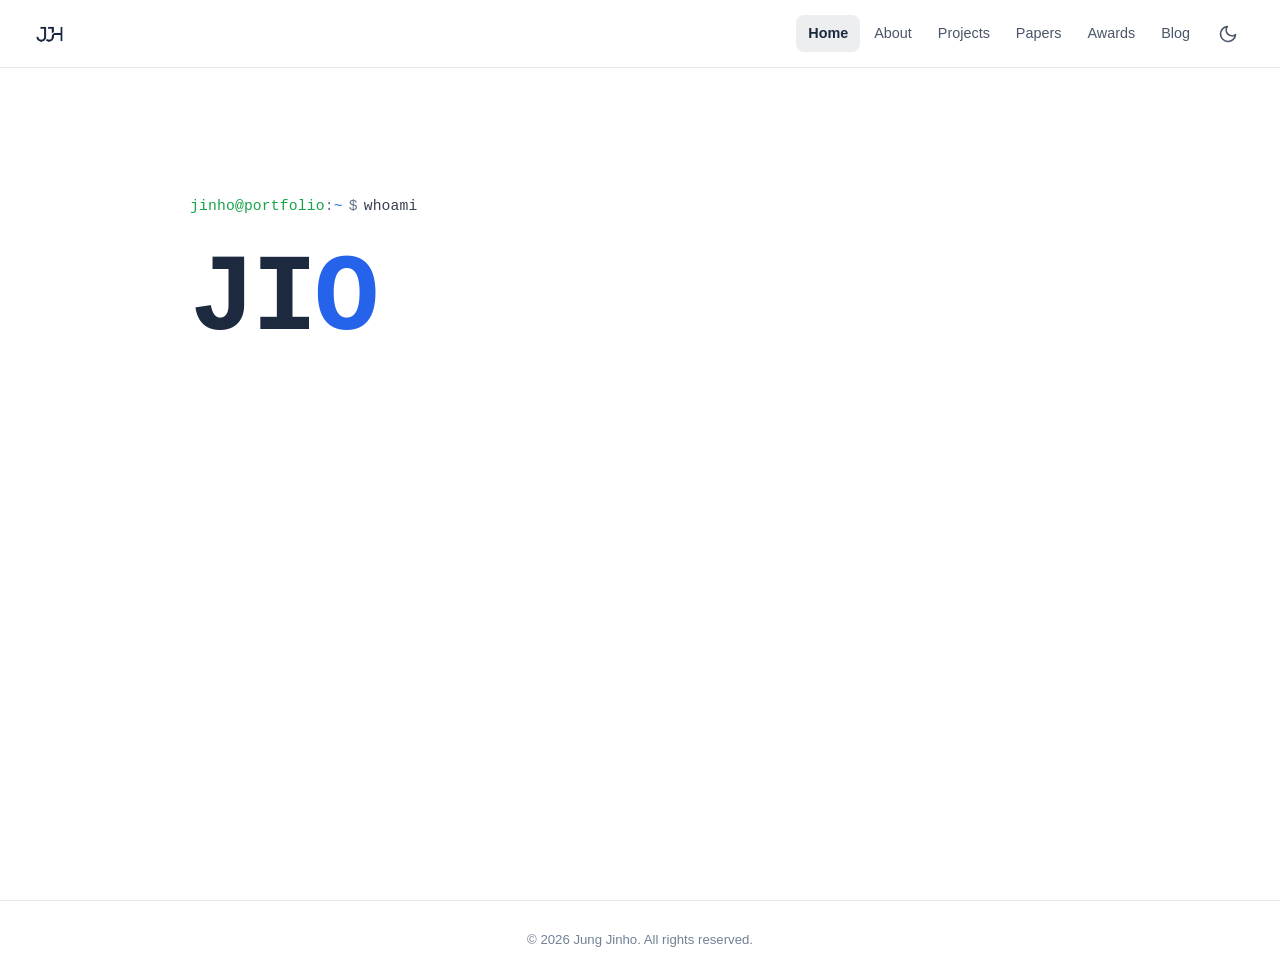
<file: index.html>
<!DOCTYPE html>
<html lang="ko">
<head>
  <meta charset="UTF-8" />
  <meta name="viewport" content="width=device-width, initial-scale=1.0" />
  <title>Jung Jinho — Security Researcher &amp; Developer</title>
  <meta name="description" content="Jung Jinho (정진호) — Security Researcher &amp; Developer. 중부대학교 정보보호학과 졸업, 고려대학교 금융보안연구실 인턴, KISA Best of the Best(BoB) 14기 수료. ZKP, 딥보이스 탐지, Qshing 피싱 차단, 양자내성암호(PQC) 연구.">
  <meta name="keywords" content="Jung Jinho, 정진호, security researcher, 보안 연구원, 정보보호, 중부대학교, 고려대학교, KISA, Best of the Best, BoB, ZKP, 영지식증명, 딥보이스, deepvoice detection, Qshing, 피싱 탐지, 양자내성암호, PQC, Non-PQC, 머신러닝, XGBoost, Python, C, C++, AWS, Docker, 금융보안, 침해사고대응, 정보보안, 암호">
  <meta name="author" content="Jung Jinho">
  <meta name="robots" content="index, follow">
  <link rel="canonical" href="https://zinh00.github.io/">
  <!-- Open Graph -->
  <meta property="og:type" content="website">
  <meta property="og:title" content="Jung Jinho — Security Researcher &amp; Developer">
  <meta property="og:description" content="Jung Jinho (정진호) — Security Researcher &amp; Developer. 중부대학교 정보보호학과 졸업, 고려대학교 금융보안연구실 인턴, KISA Best of the Best(BoB) 14기 수료.">
  <meta property="og:url" content="https://zinh00.github.io/">
  <meta property="og:site_name" content="Jung Jinho Portfolio">
  <meta property="og:image" content="https://zinh00.github.io/profile/jinho.png">
  <!-- Twitter Card -->
  <meta name="twitter:card" content="summary">
  <meta name="twitter:title" content="Jung Jinho — Security Researcher &amp; Developer">
  <meta name="twitter:description" content="Jung Jinho (정진호) — Security Researcher &amp; Developer. 중부대학교 정보보호학과 졸업, 고려대학교 금융보안연구실 인턴, KISA Best of the Best(BoB) 14기 수료.">
  <meta name="twitter:image" content="https://zinh00.github.io/profile/jinho.png">
  <!-- JSON-LD Structured Data -->
  <script type="application/ld+json">
  {
    "@context": "https://schema.org",
    "@graph": [
      {
        "@type": "Person",
        "@id": "https://zinh00.github.io/#person",
        "name": "Jung Jinho",
        "alternateName": "정진호",
        "url": "https://zinh00.github.io",
        "email": "jinho01062@gmail.com",
        "sameAs": ["https://github.com/ZINH00"],
        "jobTitle": "Security Researcher",
        "description": "보안 연구원 및 개발자. 중부대학교 정보보호학과 졸업, 고려대학교 정보보호대학원 금융보안연구실 인턴, KISA Best of the Best(BoB) 14기 보안제품개발 트랙 수료.",
        "alumniOf": {
          "@type": "CollegeOrUniversity",
          "name": "중부대학교",
          "alternateName": "Joongbu University",
          "department": "정보보호학과"
        },
        "affiliation": {
          "@type": "Organization",
          "name": "고려대학교 정보보호대학원 금융보안연구실",
          "alternateName": "Korea University Graduate School of Information Security, Financial Security Lab"
        },
        "address": {
          "@type": "PostalAddress",
          "addressLocality": "Seoul",
          "addressCountry": "KR"
        },
        "knowsAbout": [
          "정보보안", "보안 연구", "딥보이스 탐지", "deepvoice detection",
          "피싱 탐지", "Qshing", "ZKP", "영지식증명", "양자내성암호", "PQC",
          "Non-PQC 탐지", "머신러닝", "XGBoost", "LLM",
          "Python", "C", "C++", "MongoDB", "MySQL", "AWS", "Docker", "Linux"
        ]
      },
      {
        "@type": "WebSite",
        "@id": "https://zinh00.github.io/#website",
        "url": "https://zinh00.github.io",
        "name": "Jung Jinho Portfolio",
        "description": "Jung Jinho (정진호) 포트폴리오 웹사이트",
        "author": {"@id": "https://zinh00.github.io/#person"}
      }
    ]
  }
  </script>
  <link rel="icon" href="logo/jjh_logo_02.png">
  <link rel="stylesheet" href="css/style.css?v=1778048543">
  <style>
    /* ─────────────────────────────
       Homepage — Terminal Hero (Theme-aware)
    ───────────────────────────── */

    /* ── Light mode (default) ── */
    body.page-home {
      background-color: var(--color-bg);
    }
    body.page-home .navbar {
      background-color: rgba(255, 255, 255, 0.9);
      border-bottom-color: var(--color-border);
      backdrop-filter: blur(14px);
    }
    body.page-home .nav-link {
      color: var(--color-text-secondary);
    }
    body.page-home .nav-link:hover,
    body.page-home .nav-link.active {
      color: var(--color-text);
    }
    body.page-home .theme-toggle,
    body.page-home .nav-menu-btn {
      color: var(--color-text-secondary);
    }
    body.page-home .mobile-nav {
      background-color: var(--color-bg);
      border-top: 1px solid var(--color-border);
    }
    body.page-home footer {
      background-color: var(--color-bg);
      border-top: 1px solid var(--color-border);
    }
    body.page-home .footer-text {
      color: var(--color-text-muted);
    }

    /* ── Dark mode overrides ── */
    [data-theme="dark"] body.page-home {
      background-color: #060E1A;
    }
    [data-theme="dark"] body.page-home .navbar {
      background-color: rgba(6, 14, 26, 0.82);
      border-bottom-color: #1E3A5F;
    }
    [data-theme="dark"] body.page-home .nav-link {
      color: #64748B;
    }
    [data-theme="dark"] body.page-home .nav-link:hover,
    [data-theme="dark"] body.page-home .nav-link.active {
      color: #E2E8F0;
    }
    [data-theme="dark"] body.page-home .theme-toggle,
    [data-theme="dark"] body.page-home .nav-menu-btn {
      color: #64748B;
    }
    [data-theme="dark"] body.page-home .mobile-nav {
      background-color: #0A1628;
      border-top: 1px solid #1E3A5F;
    }
    [data-theme="dark"] body.page-home footer {
      background-color: #060E1A;
      border-top: 1px solid #0F2040;
    }
    [data-theme="dark"] body.page-home .footer-text {
      color: #1E3A5F;
    }

    /* ── Terminal Hero Layout ── */
    .term-hero {
      min-height: 100vh;
      display: flex;
      align-items: center;
      justify-content: center;
      padding: calc(var(--navbar-height) + 40px) 32px 80px;
    }
    .term-content {
      width: 100%;
      max-width: 900px;
      font-family: 'SFMono-Regular', Consolas, 'Liberation Mono', Menlo, Courier, monospace;
    }

    /* ── Prompt lines ── */
    .term-prompt {
      display: flex;
      align-items: center;
      gap: 0;
      font-size: 0.92rem;
      margin-bottom: 24px;
      letter-spacing: 0.01em;
    }
    .t-user { color: #16A34A; }
    .t-sep  { color: #64748B; }
    .t-path { color: #2563EB; }
    .t-sym  { color: #64748B; padding: 0 6px; }
    .t-cmd  { color: #374151; }

    [data-theme="dark"] .t-user { color: #4ADE80; }
    [data-theme="dark"] .t-sep  { color: #4A6FA5; }
    [data-theme="dark"] .t-path { color: #60A5FA; }
    [data-theme="dark"] .t-sym  { color: #4A6FA5; }
    [data-theme="dark"] .t-cmd  { color: #CBD5E1; }

    /* ── Scramble title ── */
    .term-title-block {
      margin-bottom: 36px;
      line-height: 1.05;
    }
    .term-title-line {
      display: block;
      font-size: clamp(3.2rem, 8.5vw, 7.2rem);
      font-weight: 800;
      letter-spacing: -0.03em;
      min-height: 1.1em;
      font-family: 'SFMono-Regular', Consolas, 'Liberation Mono', Menlo, Courier, monospace;
    }

    /* Scramble char states */
    .sc-pending  { color: transparent; }
    .sc-spinning { color: #2563EB; }
    .sc-done     { color: #1C293F; }

    [data-theme="dark"] .sc-done { color: #F1F5F9; }

    /* ── Tagline ── */
    .term-tagline {
      font-size: 0.95rem;
      color: #64748B;
      margin-bottom: 44px;
      letter-spacing: 0.04em;
      display: flex;
      align-items: center;
      gap: 8px;
    }
    .term-tagline .t-arrow { color: #16A34A; }

    [data-theme="dark"] .term-tagline { color: #475569; }
    [data-theme="dark"] .term-tagline .t-arrow { color: #4ADE80; }

    /* ── ls nav block ── */
    .term-nav-block { margin-bottom: 44px; }
    .term-nav-prompt {
      font-size: 0.88rem;
      margin-bottom: 14px;
    }
    .term-nav-links {
      display: flex;
      flex-wrap: wrap;
      gap: 10px;
    }
    .term-nav-link {
      display: inline-block;
      padding: 7px 18px;
      border: 1px solid #CBD5E1;
      border-radius: 4px;
      color: #2563EB;
      font-family: 'SFMono-Regular', Consolas, 'Liberation Mono', Menlo, Courier, monospace;
      font-size: 0.85rem;
      text-decoration: none;
      transition: border-color 0.2s, color 0.2s, background-color 0.2s;
    }
    .term-nav-link:hover {
      border-color: #2563EB;
      color: #1C293F;
      background-color: rgba(37, 99, 235, 0.06);
    }

    [data-theme="dark"] .term-nav-link {
      border-color: #1E3A5F;
      color: #60A5FA;
    }
    [data-theme="dark"] .term-nav-link:hover {
      border-color: #3B82F6;
      color: #E2E8F0;
      background-color: rgba(59, 130, 246, 0.08);
    }

    /* ── Blinking cursor ── */
    .term-cursor-line {
      font-size: 0.92rem;
      display: flex;
      align-items: center;
    }
    .term-cursor {
      color: #16A34A;
      animation: cur-blink 1s step-end infinite;
      margin-left: 2px;
    }

    [data-theme="dark"] .term-cursor { color: #4ADE80; }

    @keyframes cur-blink { 50% { opacity: 0; } }

    /* ── Fade-in helper ── */
    .t-hidden { opacity: 0; }
    .t-fade   { transition: opacity 0.5s ease; }

    @media (max-width: 640px) {
      .term-hero { padding-left: 20px; padding-right: 20px; }
      .term-title-line { font-size: clamp(2.4rem, 13vw, 3.5rem); }
    }
  </style>
</head>
<body class="page-home">

  <!-- ── Navigation ── -->
  <nav class="navbar" role="navigation" aria-label="Main navigation">
    <div class="navbar-inner">
      <a href="index.html" class="nav-logo" aria-label="Home">
        <img src="logo/jjh_logo_03.png" alt="Logo" class="logo-img">
      </a>
      <div class="nav-right">
        <div class="nav-links">
          <a href="index.html"    class="nav-link">Home</a>
          <a href="about.html"   class="nav-link">About</a>
          <a href="projects.html" class="nav-link">Projects</a>
          <a href="papers.html"  class="nav-link">Papers</a>
          <a href="awards.html"  class="nav-link">Awards</a>
          <a href="blog.html"    class="nav-link">Blog</a>
        </div>
        <div class="nav-actions">
          <button id="theme-toggle" class="theme-toggle" aria-label="Toggle dark mode" title="테마 전환"></button>
          <button id="mobile-menu-btn" class="nav-menu-btn" aria-label="Open menu" aria-expanded="false">
            <svg xmlns="http://www.w3.org/2000/svg" width="22" height="22" viewBox="0 0 24 24" fill="none"
              stroke="currentColor" stroke-width="2" stroke-linecap="round" stroke-linejoin="round">
              <line x1="3" y1="6" x2="21" y2="6"/>
              <line x1="3" y1="12" x2="21" y2="12"/>
              <line x1="3" y1="18" x2="21" y2="18"/>
            </svg>
          </button>
        </div>
      </div>
    </div>
  </nav>
  <div id="mobile-nav" class="mobile-nav">
    <a href="index.html"    class="nav-link">Home</a>
    <a href="about.html"   class="nav-link">About</a>
    <a href="projects.html" class="nav-link">Projects</a>
    <a href="papers.html"  class="nav-link">Papers</a>
    <a href="awards.html"  class="nav-link">Awards</a>
    <a href="blog.html"    class="nav-link">Blog</a>
  </div>

  <!-- ── Terminal Hero ── -->
  <main class="term-hero">
    <div class="term-content">

      <!-- $ whoami -->
      <div class="term-prompt">
        <span class="t-user">jinho@portfolio</span>
        <span class="t-sep">:</span>
        <span class="t-path">~</span>
        <span class="t-sym">$</span>
        <span class="t-cmd">whoami</span>
      </div>

      <!-- Scramble title -->
      <div class="term-title-block">
        <span class="term-title-line" id="scramble-1"></span>
        <span class="term-title-line" id="scramble-2"></span>
      </div>

      <!-- Tagline -->
      <p class="term-tagline t-hidden t-fade" id="el-tagline">
        <span class="t-arrow">▸</span>
        Security Researcher &amp; Developer
      </p>

      <!-- $ ls ./pages/ -->
      <div class="term-nav-block t-hidden t-fade" id="el-nav">
        <div class="term-prompt term-nav-prompt">
          <span class="t-user">jinho@portfolio</span>
          <span class="t-sep">:</span>
          <span class="t-path">~</span>
          <span class="t-sym">$</span>
          <span class="t-cmd">ls ./pages/</span>
        </div>
        <div class="term-nav-links">
          <a href="about.html"    class="term-nav-link">about.html</a>
          <a href="projects.html" class="term-nav-link">projects.html</a>
          <a href="papers.html"   class="term-nav-link">papers.html</a>
          <a href="awards.html"   class="term-nav-link">awards.html</a>
          <a href="blog.html"     class="term-nav-link">blog.html</a>
        </div>
      </div>

      <!-- blinking cursor -->
      <div class="term-cursor-line t-hidden t-fade" id="el-cursor">
        <div class="term-prompt" style="margin-bottom:0">
          <span class="t-user">jinho@portfolio</span>
          <span class="t-sep">:</span>
          <span class="t-path">~</span>
          <span class="t-sym">$</span>
        </div>
        <span class="term-cursor">█</span>
      </div>

    </div>
  </main>

  <!-- ── Footer ── -->
  <footer>
    <div class="footer-inner">
      <p class="footer-text">© 2026 Jung Jinho. All rights reserved.</p>
    </div>
  </footer>

  <script src="js/main.js"></script>
  <script>
    // ── Scramble Effect ──
    const CHARS = '!@#$%^&*<>{}[]|\\/~`0123456789ABCDEFGHIJKLMNOPQRSTUVWXYZ';
    const SPIN_COUNT  = 8;   // 캐릭터당 랜덤 프레임 수
    const FRAME_MS    = 32;  // 프레임 간격(ms)
    const CHAR_DELAY  = 42;  // 다음 글자 시작 전 딜레이(ms)
    const LINE_DELAY  = 220; // 두 번째 줄 시작 전 딜레이(ms)
    const START_DELAY = 480; // 처음 시작 전 딜레이(ms)

    const randChar = () => CHARS[Math.floor(Math.random() * CHARS.length)];
    const sleep = ms => new Promise(r => setTimeout(r, ms));

    async function scrambleLine(el, text) {
      el.innerHTML = '';
      for (const ch of text) {
        if (ch === ' ') {
          el.innerHTML += '<span class="sc-done"> </span>';
          continue;
        }
        const span = document.createElement('span');
        span.className = 'sc-spinning';
        span.textContent = randChar();
        el.appendChild(span);

        for (let f = 0; f < SPIN_COUNT; f++) {
          span.textContent = randChar();
          await sleep(FRAME_MS);
        }
        span.textContent = ch;
        span.className = 'sc-done';
        await sleep(CHAR_DELAY);
      }
    }

    async function fadeIn(el) {
      el.style.opacity = '0';
      el.classList.remove('t-hidden');
      await sleep(20);
      el.style.opacity = '1';
      await sleep(520);
    }

    (async () => {
      await sleep(START_DELAY);
      await scrambleLine(document.getElementById('scramble-1'), "JINHO's");
      await sleep(LINE_DELAY);
      await scrambleLine(document.getElementById('scramble-2'), 'Portfolio');
      await sleep(260);
      await fadeIn(document.getElementById('el-tagline'));
      await fadeIn(document.getElementById('el-nav'));
      await fadeIn(document.getElementById('el-cursor'));
    })();
  </script>
</body>
</html>
</file>
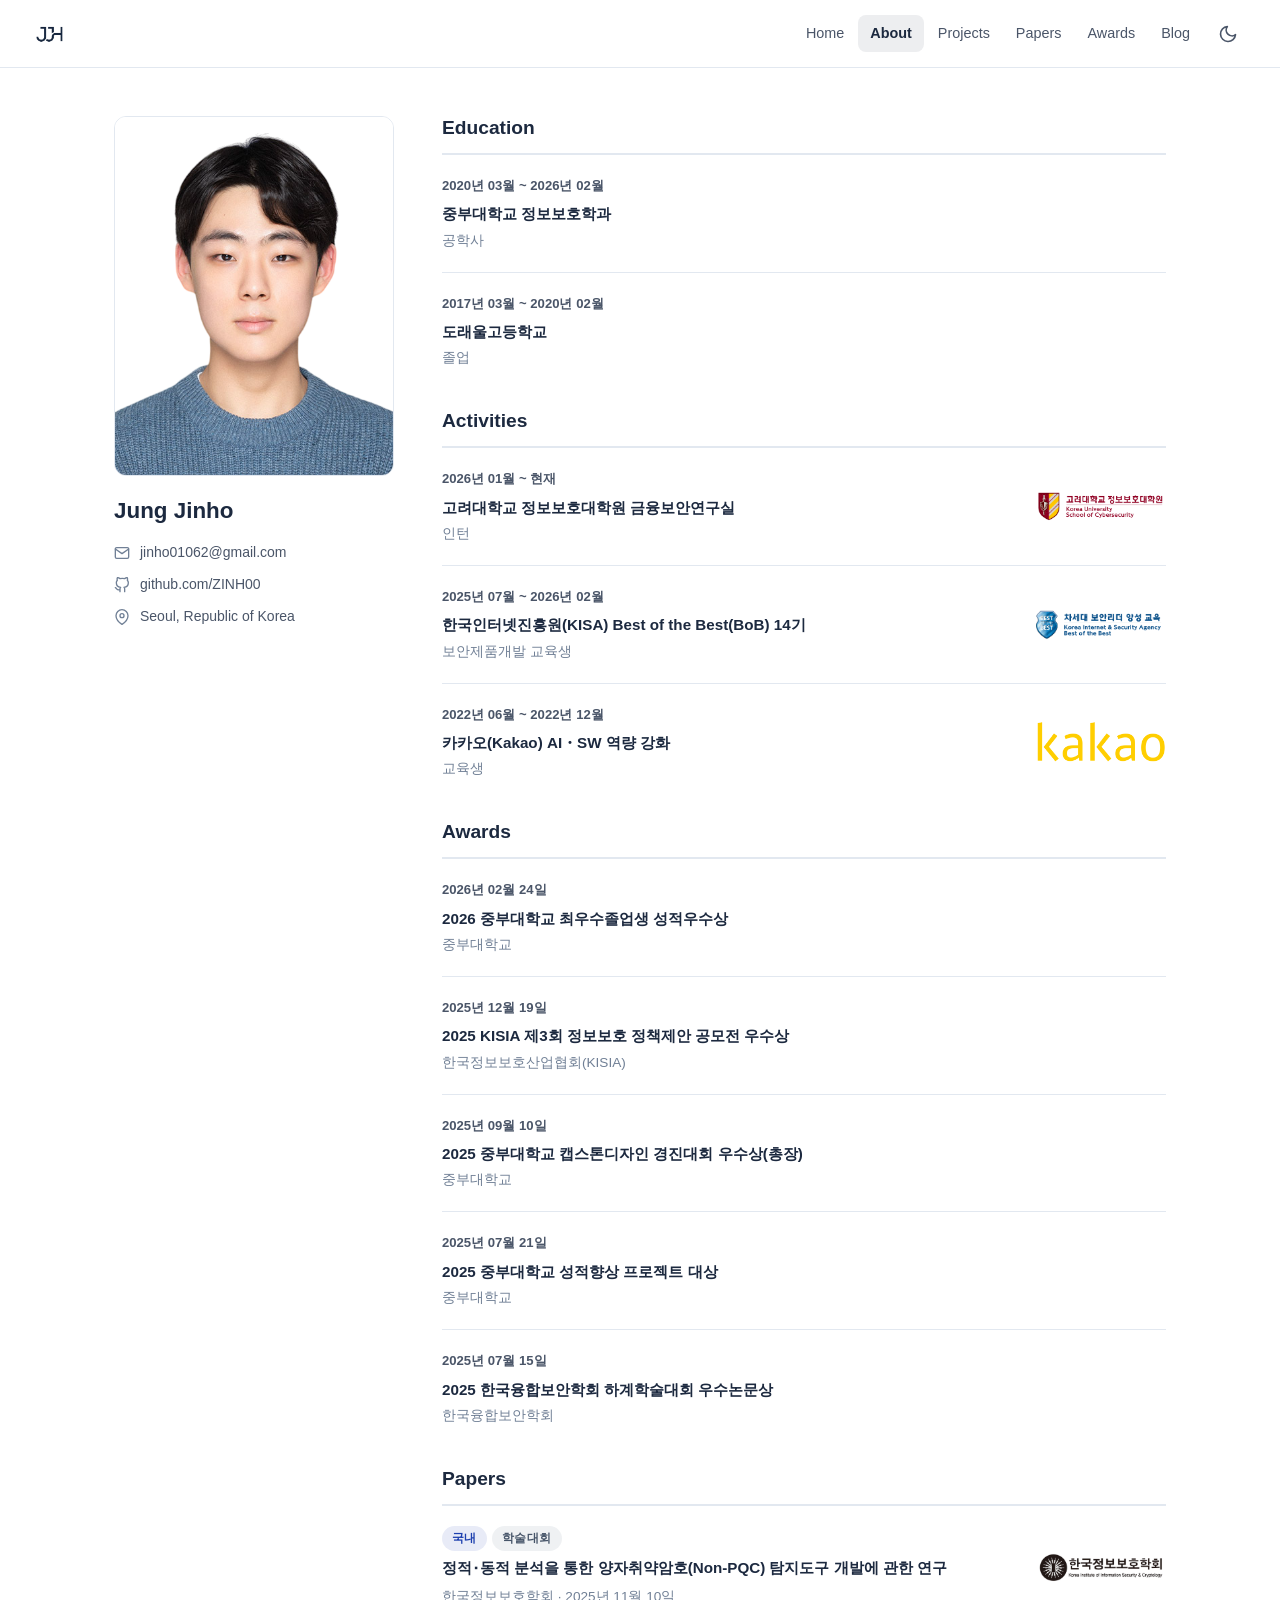
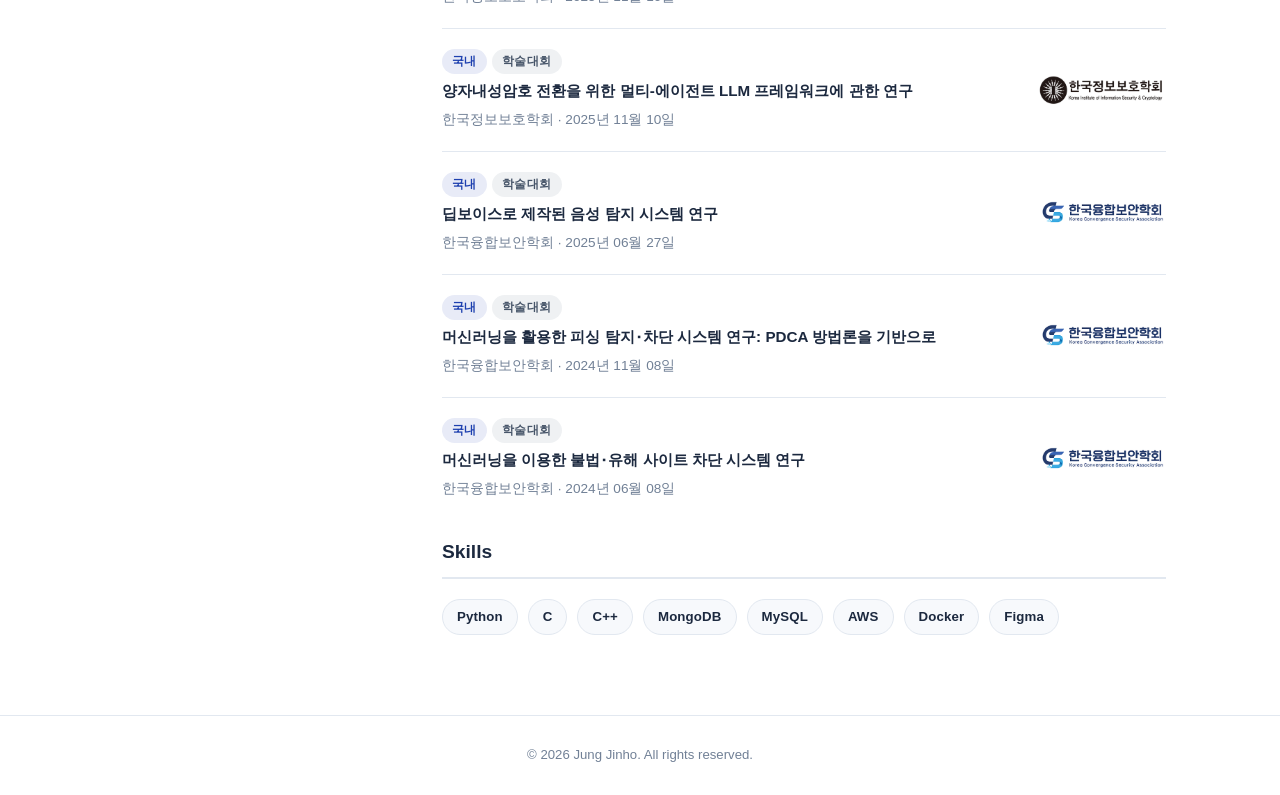
<file: about.html>
<!DOCTYPE html>
<html lang="ko">
<head>
  <meta charset="UTF-8" />
  <meta name="viewport" content="width=device-width, initial-scale=1.0" />
  <title>About — Jung Jinho | Security Researcher</title>
  <meta name="description" content="Jung Jinho (정진호) 소개 — 중부대학교 정보보호학과(공학사) 졸업, 고려대학교 금융보안연구실 인턴, KISA Best of the Best(BoB) 14기 보안제품개발, Kakao AI·SW 교육 수료. Python, C, C++, Docker, AWS, MongoDB 기술 보유.">
  <meta name="keywords" content="Jung Jinho, 정진호, about, 소개, 중부대학교 정보보호학과, 고려대학교 금융보안, KISA, Best of the Best, BoB 14기, Kakao, 보안제품개발, Python, C, C++, Docker, AWS, MongoDB, MySQL, Figma, Linux, 리눅스마스터, 네트워크관리사, 침해사고대응전문가, security researcher, 보안 연구원, Seoul">
  <meta name="author" content="Jung Jinho">
  <meta name="robots" content="index, follow">
  <link rel="canonical" href="https://zinh00.github.io/about.html">
  <!-- Open Graph -->
  <meta property="og:type" content="profile">
  <meta property="og:title" content="About — Jung Jinho | Security Researcher">
  <meta property="og:description" content="Jung Jinho (정진호) 소개 — 중부대학교 정보보호학과 졸업, 고려대학교 금융보안연구실 인턴, KISA Best of the Best 14기 수료.">
  <meta property="og:url" content="https://zinh00.github.io/about.html">
  <meta property="og:site_name" content="Jung Jinho Portfolio">
  <meta property="og:image" content="https://zinh00.github.io/profile/jinho.png">
  <!-- Twitter Card -->
  <meta name="twitter:card" content="summary">
  <meta name="twitter:title" content="About — Jung Jinho | Security Researcher">
  <meta name="twitter:description" content="Jung Jinho (정진호) 소개 — 중부대학교 정보보호학과 졸업, 고려대학교 금융보안연구실 인턴, KISA Best of the Best 14기 수료.">
  <meta name="twitter:image" content="https://zinh00.github.io/profile/jinho.png">
  <!-- JSON-LD Structured Data -->
  <script type="application/ld+json">
  {
    "@context": "https://schema.org",
    "@type": "ProfilePage",
    "url": "https://zinh00.github.io/about.html",
    "mainEntity": {
      "@type": "Person",
      "@id": "https://zinh00.github.io/#person",
      "name": "Jung Jinho",
      "alternateName": "정진호",
      "url": "https://zinh00.github.io",
      "email": "jinho01062@gmail.com",
      "sameAs": ["https://github.com/ZINH00"],
      "jobTitle": "Security Researcher",
      "address": {
        "@type": "PostalAddress",
        "addressLocality": "Seoul",
        "addressCountry": "KR"
      },
      "alumniOf": [
        {
          "@type": "CollegeOrUniversity",
          "name": "중부대학교",
          "alternateName": "Joongbu University",
          "department": "정보보호학과",
          "description": "공학사 (2020.03 ~ 2026.02)"
        },
        {
          "@type": "HighSchool",
          "name": "도래울고등학교",
          "description": "졸업 (2017.03 ~ 2020.02)"
        }
      ],
      "affiliation": {
        "@type": "Organization",
        "name": "고려대학교 정보보호대학원 금융보안연구실",
        "alternateName": "Korea University Financial Security Lab"
      },
      "hasCredential": [
        {"@type": "EducationalOccupationalCredential", "name": "리눅스마스터 2급"},
        {"@type": "EducationalOccupationalCredential", "name": "네트워크관리사 2급"},
        {"@type": "EducationalOccupationalCredential", "name": "침해사고대응전문가 2급"}
      ],
      "knowsAbout": [
        "정보보안", "보안 연구", "딥보이스 탐지", "피싱 탐지", "ZKP", "영지식증명",
        "양자내성암호", "PQC", "Non-PQC 탐지", "머신러닝", "XGBoost", "LLM",
        "Python", "C", "C++", "MongoDB", "MySQL", "AWS", "Docker", "Figma", "Linux"
      ]
    }
  }
  </script>
  <link rel="icon" href="logo/jjh_logo_02.png">
  <link rel="stylesheet" href="css/style.css?v=1778048543">
</head>
<body>

  <!-- ── Navigation ── -->
  <nav class="navbar" role="navigation" aria-label="Main navigation">
    <div class="navbar-inner">
      <a href="index.html" class="nav-logo" aria-label="Home">
        <img src="logo/jjh_logo_02.png" alt="Logo" class="logo-img">
      </a>
      <div class="nav-right">
        <div class="nav-links">
          <a href="index.html"    class="nav-link">Home</a>
          <a href="about.html"   class="nav-link">About</a>
          <a href="projects.html" class="nav-link">Projects</a>
          <a href="papers.html"  class="nav-link">Papers</a>
          <a href="awards.html"  class="nav-link">Awards</a>
          <a href="blog.html"    class="nav-link">Blog</a>
        </div>
        <div class="nav-actions">
          <button id="theme-toggle" class="theme-toggle" aria-label="Toggle dark mode" title="테마 전환"></button>
          <button id="mobile-menu-btn" class="nav-menu-btn" aria-label="Open menu" aria-expanded="false">
            <svg xmlns="http://www.w3.org/2000/svg" width="22" height="22" viewBox="0 0 24 24" fill="none"
              stroke="currentColor" stroke-width="2" stroke-linecap="round" stroke-linejoin="round">
              <line x1="3" y1="6" x2="21" y2="6"/>
              <line x1="3" y1="12" x2="21" y2="12"/>
              <line x1="3" y1="18" x2="21" y2="18"/>
            </svg>
          </button>
        </div>
      </div>
    </div>
  </nav>
  <div id="mobile-nav" class="mobile-nav">
    <a href="index.html"    class="nav-link">Home</a>
    <a href="about.html"   class="nav-link">About</a>
    <a href="projects.html" class="nav-link">Projects</a>
    <a href="papers.html"  class="nav-link">Papers</a>
    <a href="awards.html"  class="nav-link">Awards</a>
    <a href="blog.html"    class="nav-link">Blog</a>
  </div>

  <!-- ── Page Content ── -->
  <main class="page-content">
    <div class="container">
      <div class="about-grid">

        <!-- Sidebar -->
        <aside class="about-sidebar">
          <img src="profile/jinho.png" alt="Jung Jinho" class="about-photo"
            onerror="this.style.display='none'">
          <h2 class="about-name">Jung Jinho</h2>
          <p class="about-role">
            <!-- 직책/소속을 여기에 입력하세요 -->
          </p>
          <ul class="about-contact-list">
            <li class="about-contact-item">
              <svg xmlns="http://www.w3.org/2000/svg" viewBox="0 0 24 24" fill="none"
                stroke="currentColor" stroke-width="2" stroke-linecap="round" stroke-linejoin="round">
                <path d="M4 4h16c1.1 0 2 .9 2 2v12c0 1.1-.9 2-2 2H4c-1.1 0-2-.9-2-2V6c0-1.1.9-2 2-2z"/>
                <polyline points="22,6 12,13 2,6"/>
              </svg>
              <a href="mailto:jinho01062@gmail.com">jinho01062@gmail.com</a>
            </li>
            <li class="about-contact-item">
              <svg xmlns="http://www.w3.org/2000/svg" viewBox="0 0 24 24" fill="none"
                stroke="currentColor" stroke-width="2" stroke-linecap="round" stroke-linejoin="round">
                <path d="M9 19c-5 1.5-5-2.5-7-3m14 6v-3.87a3.37 3.37 0 0 0-.94-2.61c3.14-.35 6.44-1.54 6.44-7A5.44 5.44 0 0 0 20 4.77 5.07 5.07 0 0 0 19.91 1S18.73.65 16 2.48a13.38 13.38 0 0 0-7 0C6.27.65 5.09 1 5.09 1A5.07 5.07 0 0 0 5 4.77a5.44 5.44 0 0 0-1.5 3.78c0 5.42 3.3 6.61 6.44 7A3.37 3.37 0 0 0 9 18.13V22"/>
              </svg>
              <a href="https://github.com/ZINH00" target="_blank" rel="noopener noreferrer">github.com/ZINH00</a>
            </li>
            <li class="about-contact-item">
              <svg xmlns="http://www.w3.org/2000/svg" viewBox="0 0 24 24" fill="none"
                stroke="currentColor" stroke-width="2" stroke-linecap="round" stroke-linejoin="round">
                <path d="M21 10c0 7-9 13-9 13s-9-6-9-13a9 9 0 0 1 18 0z"/>
                <circle cx="12" cy="10" r="3"/>
              </svg>
              <span>Seoul, Republic of Korea</span>
            </li>
          </ul>
        </aside>

        <!-- Main Content -->
        <div class="about-main">

          <section>
            <h2 class="section-heading">Education</h2>
            <div class="activity-list">
              <div class="activity-item">
                <div class="activity-info">
                  <p class="activity-period">2020년 03월 ~ 2026년 02월</p>
                  <p class="activity-org">중부대학교 정보보호학과</p>
                  <p class="activity-role">공학사</p>
                </div>
              </div>
              <div class="activity-item">
                <div class="activity-info">
                  <p class="activity-period">2017년 03월 ~ 2020년 02월</p>
                  <p class="activity-org">도래울고등학교</p>
                  <p class="activity-role">졸업</p>
                </div>
              </div>
            </div>
          </section>

          <section>
            <h2 class="section-heading">Activities</h2>
            <div class="activity-list">
              <div class="activity-item">
                <div class="activity-info">
                  <p class="activity-period">2026년 01월 ~ 현재</p>
                  <p class="activity-org">고려대학교 정보보호대학원 금융보안연구실</p>
                  <p class="activity-role">인턴</p>
                </div>
                <img src="logo/korea_univ.png" alt="고려대학교" class="activity-logo">
              </div>
              <div class="activity-item">
                <div class="activity-info">
                  <p class="activity-period">2025년 07월 ~ 2026년 02월</p>
                  <p class="activity-org">한국인터넷진흥원(KISA) Best of the Best(BoB) 14기</p>
                  <p class="activity-role">보안제품개발 교육생</p>
                </div>
                <img src="logo/bob_logo.png" alt="BoB" class="activity-logo">
              </div>
              <div class="activity-item">
                <div class="activity-info">
                  <p class="activity-period">2022년 06월 ~ 2022년 12월</p>
                  <p class="activity-org">카카오(Kakao) AI・SW 역량 강화</p>
                  <p class="activity-role">교육생</p>
                </div>
                <img src="logo/kakao_logo.png" alt="Kakao" class="activity-logo">
              </div>
            </div>
          </section>

          <section>
            <h2 class="section-heading">Awards</h2>
            <div class="activity-list" id="about-awards-list">
              <p class="activity-role">불러오는 중...</p>
            </div>
          </section>

          <section>
            <h2 class="section-heading">Papers</h2>
            <div class="activity-list" id="about-papers-list">
              <p class="activity-role">불러오는 중...</p>
            </div>
          </section>

          <section>
            <h2 class="section-heading">Skills</h2>
            <div class="skill-badges">
              <span class="skill-badge">Python</span>
              <span class="skill-badge">C</span>
              <span class="skill-badge">C++</span>
              <span class="skill-badge">MongoDB</span>
              <span class="skill-badge">MySQL</span>
              <span class="skill-badge">AWS</span>
              <span class="skill-badge">Docker</span>
              <span class="skill-badge">Figma</span>
            </div>
          </section>

        </div>
      </div>
    </div>
  </main>

  <!-- ── Footer ── -->
  <footer>
    <div class="footer-inner">
      <p class="footer-text">© 2026 Jung Jinho. All rights reserved.</p>
    </div>
  </footer>

  <script src="js/main.js"></script>
  <script src="js/data.js"></script>
  <script>
    // Awards 페이지 데이터에서 type==='award'인 항목만 최신순 상위 5개 렌더링
    function parseAwardDate(dateStr) {
      if (!dateStr) return new Date(0);
      const d = new Date(dateStr.replace(/\./g, '-'));
      return isNaN(d.getTime()) ? new Date(0) : d;
    }

    (async () => {
      const all = await loadAllData('awards');
      const awards = all
        .filter(item => !item.type || item.type === 'award')
        .sort((a, b) => parseAwardDate(b.date) - parseAwardDate(a.date))
        .slice(0, 5);

      const container = document.getElementById('about-awards-list');
      if (!container) return;

      if (!awards.length) {
        container.innerHTML = '<p class="activity-role">등록된 수상 내역이 없습니다.</p>';
        return;
      }

      container.innerHTML = awards.map(item => `
        <div class="activity-item">
          <div class="activity-info">
            ${item.date ? `<p class="activity-period">${formatAwardDate(item.date)}</p>` : ''}
            <p class="activity-org">${escapeHtml(item.title)}</p>
            ${item.issuer ? `<p class="activity-role">${escapeHtml(item.issuer)}</p>` : ''}
            ${item.description ? `<p class="activity-role">${escapeHtml(item.description)}</p>` : ''}
          </div>
        </div>`).join('');
    })();

    // Papers: 최신순 상위 5개
    (async () => {
      const all = await loadAllData('papers');
      const papers = all
        .sort((a, b) => parseAwardDate(b.date) - parseAwardDate(a.date))
        .slice(0, 5);

      const container = document.getElementById('about-papers-list');
      if (!container) return;

      if (!papers.length) {
        container.innerHTML = '<p class="activity-role">등록된 논문이 없습니다.</p>';
        return;
      }

      const catLabels = { domestic: '국내', international: '해외', conference: '학술대회', journal: '저널' };
      const catClasses = { domestic: 'cat-domestic', international: 'cat-international', conference: 'cat-conference', journal: 'cat-journal' };

      container.innerHTML = papers.map(item => {
        const badges = (item.categories || [])
          .map(c => `<span class="type-badge ${catClasses[c] || ''}">${catLabels[c] || escapeHtml(c)}</span>`)
          .join('');
        const titleHtml = item.pdf
          ? `<a href="${escapeHtml(item.pdf)}" target="_blank" rel="noopener noreferrer" class="list-item-title-link">${escapeHtml(item.title)}</a>`
          : escapeHtml(item.title);
        const logoHtml = item.logo
          ? `<img src="${escapeHtml(item.logo)}" alt="로고" class="activity-logo">`
          : '';
        return `
          <div class="activity-item" style="align-items:center">
            <div style="display:flex;flex-direction:column;gap:6px;flex:1;min-width:0">
              <div style="display:flex;gap:5px;flex-wrap:wrap">${badges}</div>
              <p class="activity-org" style="font-size:0.95rem">${titleHtml}</p>
              <p class="activity-role">${escapeHtml(item.venue || '')}${item.date ? ` · ${formatAwardDate(item.date)}` : ''}</p>
            </div>
            ${logoHtml}
          </div>`;
      }).join('');
    })();
  </script>
</body>
</html>
</file>
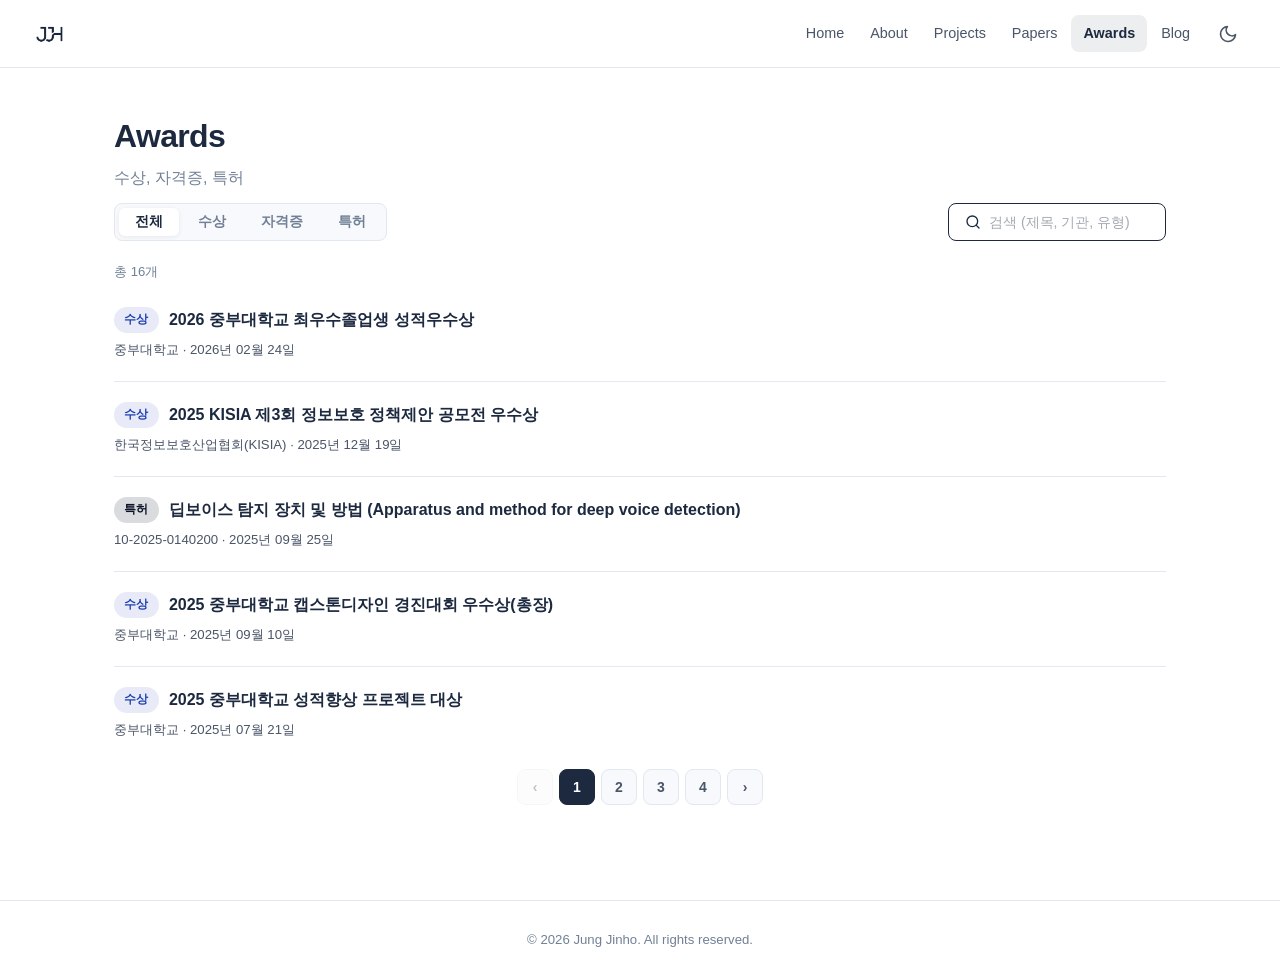
<file: awards.html>
<!DOCTYPE html>
<html lang="ko">
<head>
  <meta charset="UTF-8" />
  <meta name="viewport" content="width=device-width, initial-scale=1.0" />
  <title>Awards — Jung Jinho</title>
  <meta name="description" content="Jung Jinho (정진호) 수상·자격증·특허 — 과학기술정보통신부 국가우수장학 이공계 장관상, KISIA 정보보호 정책제안 우수상, 한국융합보안학회 우수논문상(2회), 딥보이스 탐지 특허, 알리익스프레스 AI·IT 우수 장학생, 중부대학교 최우수졸업생, 리눅스마스터 2급, 네트워크관리사 2급, 침해사고대응전문가 2급 외 다수.">
  <meta name="keywords" content="Jung Jinho, 정진호, awards, 수상, 자격증, 특허, 과학기술정보통신부, 국가우수장학, 장관상, KISIA, 정보보호 정책제안, 한국융합보안학회, 우수논문상, 딥보이스 탐지 특허, 알리익스프레스 장학생, 중부대학교 최우수졸업생, 리눅스마스터, 네트워크관리사, 침해사고대응전문가, 캡스톤디자인, 보안 연구">
  <meta name="author" content="Jung Jinho">
  <meta name="robots" content="index, follow">
  <link rel="canonical" href="https://zinh00.github.io/awards.html">
  <!-- Open Graph -->
  <meta property="og:type" content="website">
  <meta property="og:title" content="Awards — Jung Jinho">
  <meta property="og:description" content="Jung Jinho (정진호) 수상·자격증·특허 — 과학기술정보통신부 장관상, KISIA 우수상, 한국융합보안학회 우수논문상, 딥보이스 탐지 특허, 리눅스마스터 2급 외 다수.">
  <meta property="og:url" content="https://zinh00.github.io/awards.html">
  <meta property="og:site_name" content="Jung Jinho Portfolio">
  <meta property="og:image" content="https://zinh00.github.io/profile/jinho.png">
  <!-- Twitter Card -->
  <meta name="twitter:card" content="summary">
  <meta name="twitter:title" content="Awards — Jung Jinho">
  <meta name="twitter:description" content="Jung Jinho (정진호) 수상·자격증·특허 — 과학기술정보통신부 장관상, KISIA 우수상, 한국융합보안학회 우수논문상, 딥보이스 탐지 특허 외 다수.">
  <link rel="icon" href="logo/jjh_logo_02.png">
  <link rel="stylesheet" href="css/style.css?v=1778048543">
</head>
<body>

  <!-- ── Navigation ── -->
  <nav class="navbar" role="navigation" aria-label="Main navigation">
    <div class="navbar-inner">
      <a href="index.html" class="nav-logo" aria-label="Home">
        <img src="logo/jjh_logo_02.png" alt="Logo" class="logo-img">
      </a>
      <div class="nav-right">
        <div class="nav-links">
          <a href="index.html"    class="nav-link">Home</a>
          <a href="about.html"   class="nav-link">About</a>
          <a href="projects.html" class="nav-link">Projects</a>
          <a href="papers.html"  class="nav-link">Papers</a>
          <a href="awards.html"  class="nav-link">Awards</a>
          <a href="blog.html"    class="nav-link">Blog</a>
        </div>
        <div class="nav-actions">
          <button id="theme-toggle" class="theme-toggle" aria-label="Toggle dark mode" title="테마 전환"></button>
          <button id="mobile-menu-btn" class="nav-menu-btn" aria-label="Open menu" aria-expanded="false">
            <svg xmlns="http://www.w3.org/2000/svg" width="22" height="22" viewBox="0 0 24 24" fill="none"
              stroke="currentColor" stroke-width="2" stroke-linecap="round" stroke-linejoin="round">
              <line x1="3" y1="6" x2="21" y2="6"/>
              <line x1="3" y1="12" x2="21" y2="12"/>
              <line x1="3" y1="18" x2="21" y2="18"/>
            </svg>
          </button>
        </div>
      </div>
    </div>
  </nav>
  <div id="mobile-nav" class="mobile-nav">
    <a href="index.html"    class="nav-link">Home</a>
    <a href="about.html"   class="nav-link">About</a>
    <a href="projects.html" class="nav-link">Projects</a>
    <a href="papers.html"  class="nav-link">Papers</a>
    <a href="awards.html"  class="nav-link">Awards</a>
    <a href="blog.html"    class="nav-link">Blog</a>
  </div>

  <!-- ── Page Content ── -->
  <main class="page-content">
    <div class="container">
      <div class="page-header">
        <div>
          <h1 class="page-title">Awards</h1>
          <p class="page-subtitle">수상, 자격증, 특허</p>
        </div>
      </div>

      <!-- ── Toolbar: 탭 + 검색 ── -->
      <div class="awards-toolbar">
        <div class="award-tabs" id="award-tabs">
          <button class="award-tab active" data-type="">전체</button>
          <button class="award-tab" data-type="award">수상</button>
          <button class="award-tab" data-type="certificate">자격증</button>
          <button class="award-tab" data-type="patent">특허</button>
        </div>
        <div class="search-wrap">
          <svg class="search-icon" width="18" height="18" xmlns="http://www.w3.org/2000/svg" viewBox="0 0 24 24" fill="none"
            stroke="currentColor" stroke-width="2" stroke-linecap="round" stroke-linejoin="round">
            <circle cx="11" cy="11" r="8"/><line x1="21" y1="21" x2="16.65" y2="16.65"/>
          </svg>
          <input class="search-input" id="search-input" type="search"
            placeholder="검색 (제목, 기관, 유형)">
        </div>
      </div>

      <p class="search-count" id="search-count"></p>

      <!-- List -->
      <div class="list-section" id="list-section">
        <!-- Rendered by script -->
      </div>

      <!-- Pagination -->
      <div class="pagination" id="pagination"></div>
    </div>
  </main>

  <!-- ── Footer ── -->
  <footer>
    <div class="footer-inner">
      <p class="footer-text">© 2026 Jung Jinho. All rights reserved.</p>
    </div>
  </footer>

  <!-- SEO: Static content for search engine indexing -->
  <noscript>
    <section>
      <h2>Jung Jinho 수상·자격증·특허</h2>
      <h3>수상</h3>
      <ul>
        <li>2026 중부대학교 최우수졸업생 성적우수상 — 중부대학교 (2026.02)</li>
        <li>2025 KISIA 제3회 정보보호 정책제안 공모전 우수상 — 한국정보보호산업협회(KISIA) (2025.12)</li>
        <li>2025 중부대학교 캡스톤디자인 경진대회 우수상(총장) — 중부대학교 (2025.09)</li>
        <li>2025 알리익스프레스 AI·IT 우수 장학생 선발 — 알리익스프레스(AliExpress) (2025.06)</li>
        <li>2025 중부대학교 성적향상 프로젝트 대상 — 중부대학교 (2025.07)</li>
        <li>2025 한국융합보안학회 하계학술대회 우수논문상 — 한국융합보안학회 (2025.07)</li>
        <li>2024 과학기술정보통신부 국가장학우수(이공계) 장관상 — 과학기술정보통신부 (2024.05)</li>
        <li>2024 중부대학교 캡스톤디자인 경진대회 우수상(총장) — 중부대학교 (2024.12)</li>
        <li>2024 한국융합보안학회 추계학술대회 장려상 — 한국융합보안학회 (2024.11)</li>
        <li>2024 한국융합보안학회 하계학술대회 우수논문상 — 한국융합보안학회 (2024.06)</li>
        <li>2024 중부대학교 비마 학습동아리 최우수상 — 중부대학교 (2025.01)</li>
        <li>2024 중부대학교 성적향상 프로젝트 대상 — 중부대학교 (2025.02)</li>
      </ul>
      <h3>자격증</h3>
      <ul>
        <li>리눅스마스터 2급 — 한국정보통신진흥협회(KAIT) (2025.03)</li>
        <li>네트워크관리사 2급 — 한국정보통신자격협회(ICQA) (2024.11)</li>
        <li>침해사고대응전문가 2급 — 사이버보안평가기술원 (2024.11)</li>
      </ul>
      <h3>특허</h3>
      <ul>
        <li>딥보이스 탐지 장치 및 방법 (Apparatus and method for deep voice detection) — 특허출원번호 10-2025-0140200 (2025.09)</li>
      </ul>
    </section>
  </noscript>

  <script src="js/main.js"></script>
  <script src="js/data.js"></script>
  <script>
    const PAGE = 'awards';
    const PAGE_SIZE = 5;

    let allItems = [];
    let currentTab = '';
    let currentQuery = '';
    let currentPage = 1;

    function parseDate(str) {
      if (!str) return new Date(0);
      return new Date(str.replace(/\./g, '-'));
    }

    function updateCount(filtered, query) {
      const el = document.getElementById('search-count');
      if (!el) return;
      el.textContent = query
        ? `"${query}" 검색 결과: ${filtered.length}개`
        : (filtered.length ? `총 ${filtered.length}개` : '');
    }

    function refresh() {
      // 날짜 내림차순 정렬 후 역순 번호 부여
      const sorted = [...allItems].sort((a, b) => parseDate(b.date) - parseDate(a.date));
      const total = sorted.length;
      sorted.forEach((item, i) => { item._num = total - i; });

      // 탭 필터
      let filtered = currentTab
        ? sorted.filter(item => item.type === currentTab)
        : [...sorted];

      // 검색 필터
      if (currentQuery) {
        const q = currentQuery.toLowerCase();
        filtered = filtered.filter(item => {
          const fields = [item.title, item.issuer, item.description, item.type];
          return fields.some(f => f && String(f).toLowerCase().includes(q));
        });
      }

      updateCount(filtered, currentQuery);

      // 페이지네이션
      const totalPages = Math.max(1, Math.ceil(filtered.length / PAGE_SIZE));
      if (currentPage > totalPages) currentPage = 1;
      const pageItems = filtered.slice((currentPage - 1) * PAGE_SIZE, currentPage * PAGE_SIZE);

      renderAwardsList(pageItems, filtered.length);
      renderPagination(totalPages);
    }

    function renderAwardsList(items, totalFiltered) {
      const container = document.getElementById('list-section');
      if (!container) return;

      if (!items.length) {
        container.innerHTML = `
          <div class="empty-state">
            <svg xmlns="http://www.w3.org/2000/svg" viewBox="0 0 24 24" fill="none"
              stroke="currentColor" stroke-width="1.5" stroke-linecap="round" stroke-linejoin="round">
              <line x1="8" y1="6" x2="21" y2="6"/>
              <line x1="8" y1="12" x2="21" y2="12"/>
              <line x1="8" y1="18" x2="21" y2="18"/>
              <line x1="3" y1="6" x2="3.01" y2="6"/>
              <line x1="3" y1="12" x2="3.01" y2="12"/>
              <line x1="3" y1="18" x2="3.01" y2="18"/>
            </svg>
            <p class="empty-state-title">${currentQuery ? `"${currentQuery}"에 대한 결과가 없습니다` : '아직 항목이 없습니다'}</p>
          </div>`;
        return;
      }

      container.innerHTML = items.map(item => buildAwardItem(item, item._num, PAGE)).join('');
    }

    function renderPagination(totalPages) {
      const container = document.getElementById('pagination');
      if (!container) return;
      if (totalPages <= 1) { container.innerHTML = ''; return; }

      let html = `<button class="pagination-btn" ${currentPage === 1 ? 'disabled' : ''}
        onclick="goPage(${currentPage - 1})">‹</button>`;

      for (let i = 1; i <= totalPages; i++) {
        html += `<button class="pagination-btn ${i === currentPage ? 'active' : ''}"
          onclick="goPage(${i})">${i}</button>`;
      }

      html += `<button class="pagination-btn" ${currentPage === totalPages ? 'disabled' : ''}
        onclick="goPage(${currentPage + 1})">›</button>`;

      container.innerHTML = html;
    }

    function goPage(n) {
      currentPage = n;
      refresh();
      window.scrollTo({ top: 0, behavior: 'smooth' });
    }

    // 탭 이벤트
    document.querySelectorAll('.award-tab').forEach(btn => {
      btn.addEventListener('click', () => {
        document.querySelectorAll('.award-tab').forEach(b => b.classList.remove('active'));
        btn.classList.add('active');
        currentTab = btn.dataset.type;
        currentPage = 1;
        refresh();
      });
    });

    // 검색 이벤트
    document.getElementById('search-input').addEventListener('input', e => {
      currentQuery = e.target.value;
      currentPage = 1;
      refresh();
    });

    (async () => {
      allItems = await loadAllData(PAGE);
      refresh();
    })();
  </script>
</body>
</html>
</file>
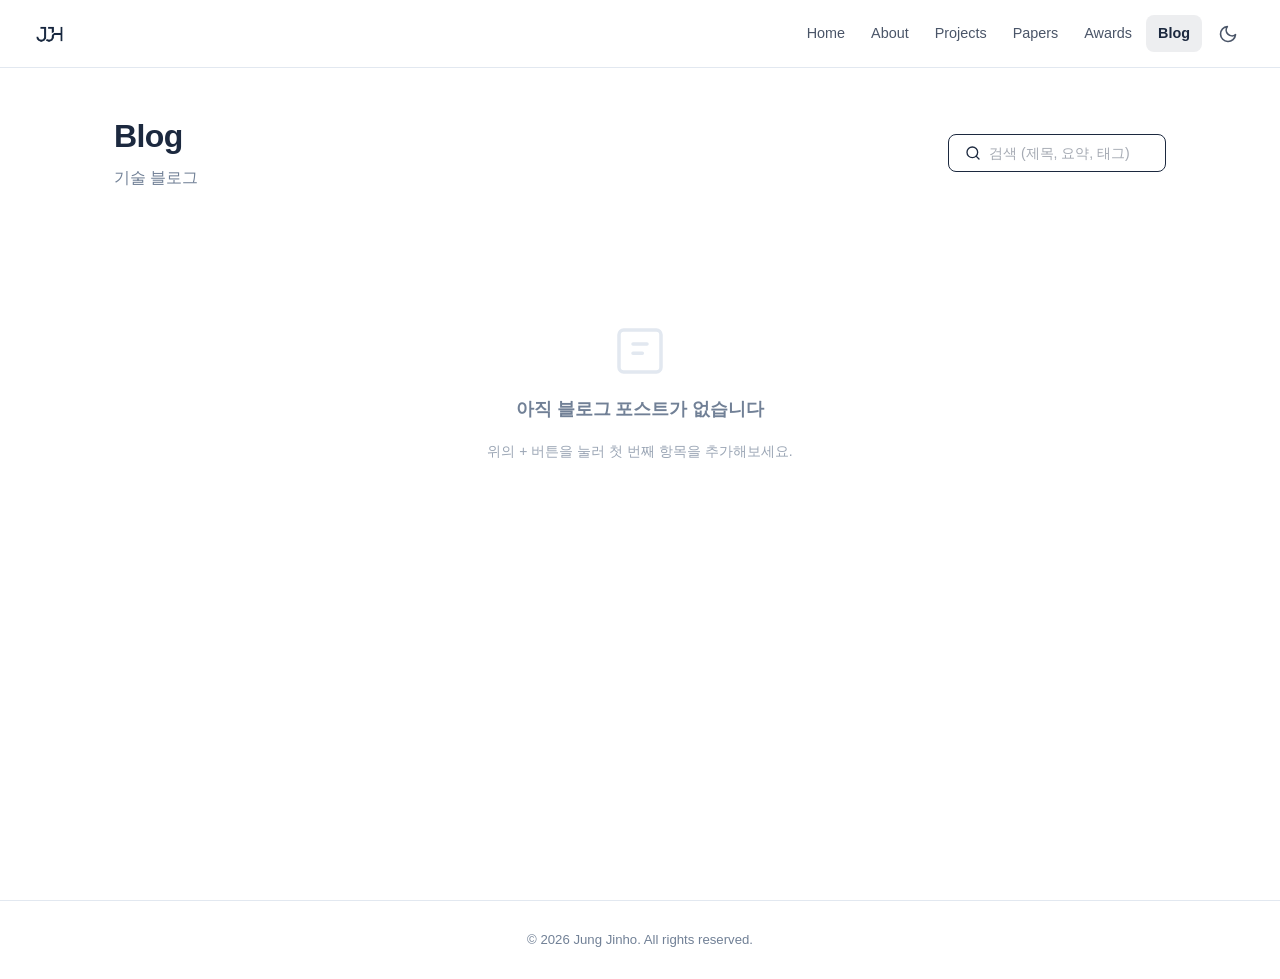
<file: blog.html>
<!DOCTYPE html>
<html lang="ko">
<head>
  <meta charset="UTF-8" />
  <meta name="viewport" content="width=device-width, initial-scale=1.0" />
  <title>Blog — Jung Jinho</title>
  <meta name="description" content="Jung Jinho의 블로그입니다.">
  <link rel="icon" href="logo/jjh_logo_02.png">
  <link rel="stylesheet" href="css/style.css?v=1778048543">
</head>
<body>

  <!-- ── Navigation ── -->
  <nav class="navbar" role="navigation" aria-label="Main navigation">
    <div class="navbar-inner">
      <a href="index.html" class="nav-logo" aria-label="Home">
        <img src="logo/jjh_logo_02.png" alt="Logo" class="logo-img">
      </a>
      <div class="nav-right">
        <div class="nav-links">
          <a href="index.html"    class="nav-link">Home</a>
          <a href="about.html"   class="nav-link">About</a>
          <a href="projects.html" class="nav-link">Projects</a>
          <a href="papers.html"  class="nav-link">Papers</a>
          <a href="awards.html"  class="nav-link">Awards</a>
          <a href="blog.html"    class="nav-link">Blog</a>
        </div>
        <div class="nav-actions">
          <button id="theme-toggle" class="theme-toggle" aria-label="Toggle dark mode" title="테마 전환"></button>
          <button id="mobile-menu-btn" class="nav-menu-btn" aria-label="Open menu" aria-expanded="false">
            <svg xmlns="http://www.w3.org/2000/svg" width="22" height="22" viewBox="0 0 24 24" fill="none"
              stroke="currentColor" stroke-width="2" stroke-linecap="round" stroke-linejoin="round">
              <line x1="3" y1="6" x2="21" y2="6"/>
              <line x1="3" y1="12" x2="21" y2="12"/>
              <line x1="3" y1="18" x2="21" y2="18"/>
            </svg>
          </button>
        </div>
      </div>
    </div>
  </nav>
  <div id="mobile-nav" class="mobile-nav">
    <a href="index.html"    class="nav-link">Home</a>
    <a href="about.html"   class="nav-link">About</a>
    <a href="projects.html" class="nav-link">Projects</a>
    <a href="papers.html"  class="nav-link">Papers</a>
    <a href="awards.html"  class="nav-link">Awards</a>
    <a href="blog.html"    class="nav-link">Blog</a>
  </div>

  <!-- ── Page Content ── -->
  <main class="page-content">
    <div class="container">
      <div class="page-header">
        <div>
          <h1 class="page-title">Blog</h1>
          <p class="page-subtitle">기술 블로그</p>
        </div>
        <div class="search-wrap">
          <svg class="search-icon" width="18" height="18" xmlns="http://www.w3.org/2000/svg" viewBox="0 0 24 24" fill="none"
            stroke="currentColor" stroke-width="2" stroke-linecap="round" stroke-linejoin="round">
            <circle cx="11" cy="11" r="8"/><line x1="21" y1="21" x2="16.65" y2="16.65"/>
          </svg>
          <input class="search-input" id="search-input" type="search"
            placeholder="검색 (제목, 요약, 태그)">
        </div>
      </div>
      <p class="search-count" id="search-count"></p>

      <!-- Gallery -->
      <div class="gallery-grid" id="gallery-grid">
        <!-- Rendered by data.js -->
      </div>
    </div>
  </main>

  <!-- ── Footer ── -->
  <footer>
    <div class="footer-inner">
      <p class="footer-text">© 2026 Jung Jinho. All rights reserved.</p>
    </div>
  </footer>

  <script src="js/main.js"></script>
  <script src="js/data.js"></script>
  <script>
    const PAGE = 'blog';
    let allItems = [];

    function updateCount(filtered, query) {
      const el = document.getElementById('search-count');
      if (!el) return;
      el.textContent = query
        ? `"${query}" 검색 결과: ${filtered.length}개`
        : (filtered.length ? `총 ${filtered.length}개` : '');
    }

    function refresh(query = '') {
      const filtered = filterItems(allItems, query, PAGE);
      renderGallery('gallery-grid', filtered, PAGE, query ? `"${query}"에 대한 결과가 없습니다` : '아직 블로그 포스트가 없습니다');
      updateCount(filtered, query);
    }

    (async () => {
      allItems = await loadAllData(PAGE);
      refresh();
    })();

    document.getElementById('search-input').addEventListener('input', (e) => {
      refresh(e.target.value);
    });
  </script>
</body>
</html>
</file>
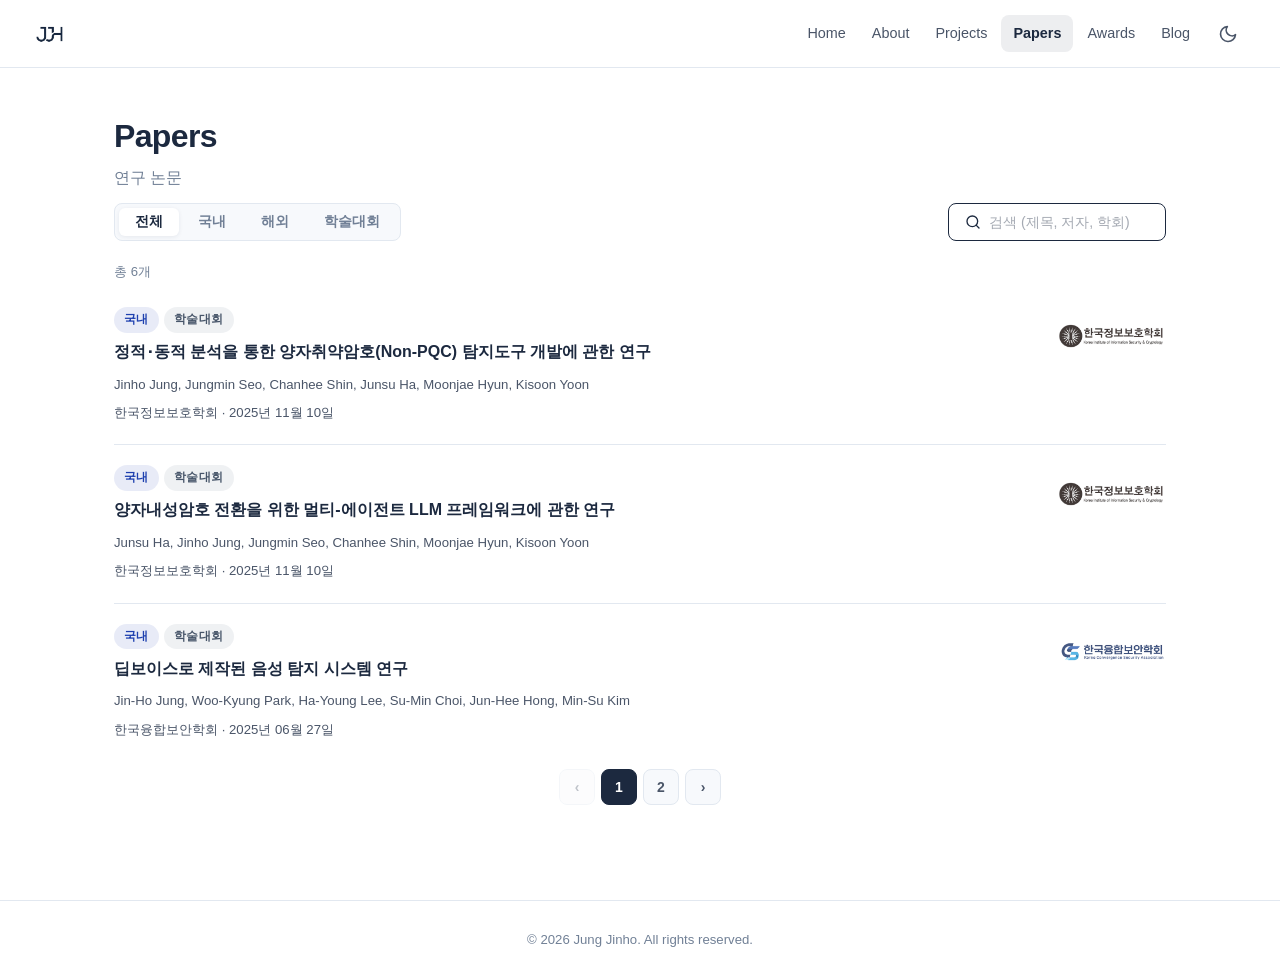
<file: papers.html>
<!DOCTYPE html>
<html lang="ko">
<head>
  <meta charset="UTF-8" />
  <meta name="viewport" content="width=device-width, initial-scale=1.0" />
  <title>Papers — Jung Jinho</title>
  <meta name="description" content="Jung Jinho (정진호) 논문 목록 — 양자취약암호(Non-PQC) 탐지도구 개발, 양자내성암호(PQC) 전환 멀티에이전트 LLM 프레임워크, 딥보이스 탐지 시스템, 피싱 탐지·차단 시스템(PDCA), 불법·유해 사이트 차단 시스템, ZKP 랜덤 암호화 연구. 한국정보보호학회, 한국융합보안학회, ICECS 국제학술대회 발표.">
  <meta name="keywords" content="Jung Jinho, 정진호, papers, 논문, 양자취약암호, Non-PQC 탐지, 양자내성암호, PQC 전환, LLM 프레임워크, 딥보이스 탐지, deepvoice, 피싱 탐지, PDCA, 불법 사이트 차단, ZKP, 영지식증명, Randomized ZKP Cryptography, 한국정보보호학회, 한국융합보안학회, ICECS, 보안 연구, Kisoon Yoon, security research">
  <meta name="author" content="Jung Jinho">
  <meta name="robots" content="index, follow">
  <link rel="canonical" href="https://zinh00.github.io/papers.html">
  <!-- Open Graph -->
  <meta property="og:type" content="website">
  <meta property="og:title" content="Papers — Jung Jinho">
  <meta property="og:description" content="Jung Jinho (정진호) 논문 목록 — 양자취약암호 탐지, PQC 전환 LLM, 딥보이스 탐지, 피싱 차단, ZKP 암호 연구. 한국정보보호학회, 한국융합보안학회, ICECS 발표.">
  <meta property="og:url" content="https://zinh00.github.io/papers.html">
  <meta property="og:site_name" content="Jung Jinho Portfolio">
  <meta property="og:image" content="https://zinh00.github.io/profile/jinho.png">
  <!-- Twitter Card -->
  <meta name="twitter:card" content="summary">
  <meta name="twitter:title" content="Papers — Jung Jinho">
  <meta name="twitter:description" content="Jung Jinho (정진호) 논문 목록 — 양자취약암호 탐지, PQC 전환 LLM, 딥보이스 탐지, 피싱 차단, ZKP 암호 연구.">
  <link rel="icon" href="logo/jjh_logo_02.png">
  <link rel="stylesheet" href="css/style.css?v=1778048543">
</head>
<body>

  <!-- ── Navigation ── -->
  <nav class="navbar" role="navigation" aria-label="Main navigation">
    <div class="navbar-inner">
      <a href="index.html" class="nav-logo" aria-label="Home">
        <img src="logo/jjh_logo_02.png" alt="Logo" class="logo-img">
      </a>
      <div class="nav-right">
        <div class="nav-links">
          <a href="index.html"    class="nav-link">Home</a>
          <a href="about.html"   class="nav-link">About</a>
          <a href="projects.html" class="nav-link">Projects</a>
          <a href="papers.html"  class="nav-link">Papers</a>
          <a href="awards.html"  class="nav-link">Awards</a>
          <a href="blog.html"    class="nav-link">Blog</a>
        </div>
        <div class="nav-actions">
          <button id="theme-toggle" class="theme-toggle" aria-label="Toggle dark mode" title="테마 전환"></button>
          <button id="mobile-menu-btn" class="nav-menu-btn" aria-label="Open menu" aria-expanded="false">
            <svg xmlns="http://www.w3.org/2000/svg" width="22" height="22" viewBox="0 0 24 24" fill="none"
              stroke="currentColor" stroke-width="2" stroke-linecap="round" stroke-linejoin="round">
              <line x1="3" y1="6" x2="21" y2="6"/>
              <line x1="3" y1="12" x2="21" y2="12"/>
              <line x1="3" y1="18" x2="21" y2="18"/>
            </svg>
          </button>
        </div>
      </div>
    </div>
  </nav>
  <div id="mobile-nav" class="mobile-nav">
    <a href="index.html"    class="nav-link">Home</a>
    <a href="about.html"   class="nav-link">About</a>
    <a href="projects.html" class="nav-link">Projects</a>
    <a href="papers.html"  class="nav-link">Papers</a>
    <a href="awards.html"  class="nav-link">Awards</a>
    <a href="blog.html"    class="nav-link">Blog</a>
  </div>

  <!-- ── Page Content ── -->
  <main class="page-content">
    <div class="container">
      <div class="page-header">
        <div>
          <h1 class="page-title">Papers</h1>
          <p class="page-subtitle">연구 논문</p>
        </div>
      </div>

      <!-- ── Toolbar: 탭 + 검색 ── -->
      <div class="awards-toolbar">
        <div class="award-tabs" id="paper-tabs">
          <button class="award-tab active" data-type="">전체</button>
          <button class="award-tab" data-type="domestic">국내</button>
          <button class="award-tab" data-type="international">해외</button>
          <button class="award-tab" data-type="conference">학술대회</button>
        </div>
        <div class="search-wrap">
          <svg class="search-icon" width="18" height="18" xmlns="http://www.w3.org/2000/svg" viewBox="0 0 24 24" fill="none"
            stroke="currentColor" stroke-width="2" stroke-linecap="round" stroke-linejoin="round">
            <circle cx="11" cy="11" r="8"/><line x1="21" y1="21" x2="16.65" y2="16.65"/>
          </svg>
          <input class="search-input" id="search-input" type="search"
            placeholder="검색 (제목, 저자, 학회)">
        </div>
      </div>

      <p class="search-count" id="search-count"></p>

      <!-- List -->
      <div class="list-section" id="list-section">
        <!-- Rendered by script -->
      </div>

      <!-- Pagination -->
      <div class="pagination" id="pagination"></div>
    </div>
  </main>

  <!-- ── Footer ── -->
  <footer>
    <div class="footer-inner">
      <p class="footer-text">© 2026 Jung Jinho. All rights reserved.</p>
    </div>
  </footer>

  <!-- SEO: Static content for search engine indexing -->
  <noscript>
    <section>
      <h2>Jung Jinho 논문 목록</h2>
      <ul>
        <li>
          <strong>정적⋅동적 분석을 통한 양자취약암호(Non-PQC) 탐지도구 개발에 관한 연구</strong><br>
          저자: Jinho Jung, Jungmin Seo, Chanhee Shin, Junsu Ha, Moonjae Hyun, Kisoon Yoon<br>
          한국정보보호학회 동계학술대회, 2025.11
        </li>
        <li>
          <strong>양자내성암호 전환을 위한 멀티-에이전트 LLM 프레임워크에 관한 연구</strong><br>
          저자: Junsu Ha, Jinho Jung, Jungmin Seo, Chanhee Shin, Moonjae Hyun, Kisoon Yoon<br>
          한국정보보호학회 동계학술대회, 2025.11
        </li>
        <li>
          <strong>딥보이스로 제작된 음성 탐지 시스템 연구</strong><br>
          저자: Jin-Ho Jung, Woo-Kyung Park, Ha-Young Lee, Su-Min Choi, Jun-Hee Hong, Min-Su Kim<br>
          한국융합보안학회 하계학술대회, 2025.06
        </li>
        <li>
          <strong>머신러닝을 활용한 피싱 탐지⋅차단 시스템 연구: PDCA 방법론을 기반으로</strong><br>
          저자: Jin-Ho Jung, Woo-Kyung Park, Ha-Young Lee, Su-Min Choi, Jun-Hee Hong, Min-Su Kim<br>
          한국융합보안학회 추계학술대회, 2024.11
        </li>
        <li>
          <strong>머신러닝을 이용한 불법⋅유해 사이트 차단 시스템 연구</strong><br>
          저자: Jin-Ho Jung, Woo-Kyung Park, Su-Min Choi, Jun-Hee Hong, Pyeong-An Kim, Min-Su Kim<br>
          한국융합보안학회 하계학술대회, 2024.06
        </li>
        <li>
          <strong>Randomized ZKP Cryptography with Zero-Knowledge</strong><br>
          저자: Woo-Kyung Park, Tae-Yeon Lee, Jin-Ho Jung, Su-Min Choi, Min-Su Kim<br>
          International Conference Energy, Convergence, Security (ICECS), 2024.01
        </li>
      </ul>
    </section>
  </noscript>

  <script src="js/main.js"></script>
  <script src="js/data.js"></script>
  <script>
    const PAGE = 'papers';
    const PAGE_SIZE = 3;

    let allItems = [];
    let currentTab = '';
    let currentQuery = '';
    let currentPage = 1;

    function parseDate(str) {
      if (!str) return new Date(0);
      return new Date(str.replace(/\./g, '-'));
    }

    function updateCount(filtered, query) {
      const el = document.getElementById('search-count');
      if (!el) return;
      el.textContent = query
        ? `"${query}" 검색 결과: ${filtered.length}개`
        : (filtered.length ? `총 ${filtered.length}개` : '');
    }

    function refresh() {
      const sorted = [...allItems].sort((a, b) => parseDate(b.date) - parseDate(a.date));

      let filtered = currentTab
        ? sorted.filter(item => item.categories && item.categories.includes(currentTab))
        : [...sorted];

      if (currentQuery) {
        const q = currentQuery.toLowerCase();
        filtered = filtered.filter(item => {
          const fields = [item.title, item.authors, item.venue, ...(item.categories || [])];
          return fields.some(f => f && String(f).toLowerCase().includes(q));
        });
      }

      updateCount(filtered, currentQuery);

      const totalPages = Math.max(1, Math.ceil(filtered.length / PAGE_SIZE));
      if (currentPage > totalPages) currentPage = 1;
      const pageItems = filtered.slice((currentPage - 1) * PAGE_SIZE, currentPage * PAGE_SIZE);

      renderPapersList(pageItems);
      renderPagination(totalPages);
    }

    function renderPapersList(items) {
      const container = document.getElementById('list-section');
      if (!container) return;

      if (!items.length) {
        container.innerHTML = `
          <div class="empty-state">
            <svg xmlns="http://www.w3.org/2000/svg" viewBox="0 0 24 24" fill="none"
              stroke="currentColor" stroke-width="1.5" stroke-linecap="round" stroke-linejoin="round">
              <line x1="8" y1="6" x2="21" y2="6"/>
              <line x1="8" y1="12" x2="21" y2="12"/>
              <line x1="8" y1="18" x2="21" y2="18"/>
              <line x1="3" y1="6" x2="3.01" y2="6"/>
              <line x1="3" y1="12" x2="3.01" y2="12"/>
              <line x1="3" y1="18" x2="3.01" y2="18"/>
            </svg>
            <p class="empty-state-title">${currentQuery ? `"${currentQuery}"에 대한 결과가 없습니다` : '아직 논문이 없습니다'}</p>
          </div>`;
        return;
      }

      container.innerHTML = items.map(item => buildPaperItem(item, 0, PAGE)).join('');
    }

    function renderPagination(totalPages) {
      const container = document.getElementById('pagination');
      if (!container) return;
      if (totalPages <= 1) { container.innerHTML = ''; return; }

      let html = `<button class="pagination-btn" ${currentPage === 1 ? 'disabled' : ''}
        onclick="goPage(${currentPage - 1})">‹</button>`;

      for (let i = 1; i <= totalPages; i++) {
        html += `<button class="pagination-btn ${i === currentPage ? 'active' : ''}"
          onclick="goPage(${i})">${i}</button>`;
      }

      html += `<button class="pagination-btn" ${currentPage === totalPages ? 'disabled' : ''}
        onclick="goPage(${currentPage + 1})">›</button>`;

      container.innerHTML = html;
    }

    function goPage(n) {
      currentPage = n;
      refresh();
      window.scrollTo({ top: 0, behavior: 'smooth' });
    }

    // 탭 이벤트
    document.querySelectorAll('.award-tab').forEach(btn => {
      btn.addEventListener('click', () => {
        document.querySelectorAll('#paper-tabs .award-tab').forEach(b => b.classList.remove('active'));
        btn.classList.add('active');
        currentTab = btn.dataset.type;
        currentPage = 1;
        refresh();
      });
    });

    // 검색 이벤트
    document.getElementById('search-input').addEventListener('input', e => {
      currentQuery = e.target.value;
      currentPage = 1;
      refresh();
    });

    (async () => {
      allItems = await loadAllData(PAGE);
      refresh();
    })();
  </script>
</body>
</html>
</file>
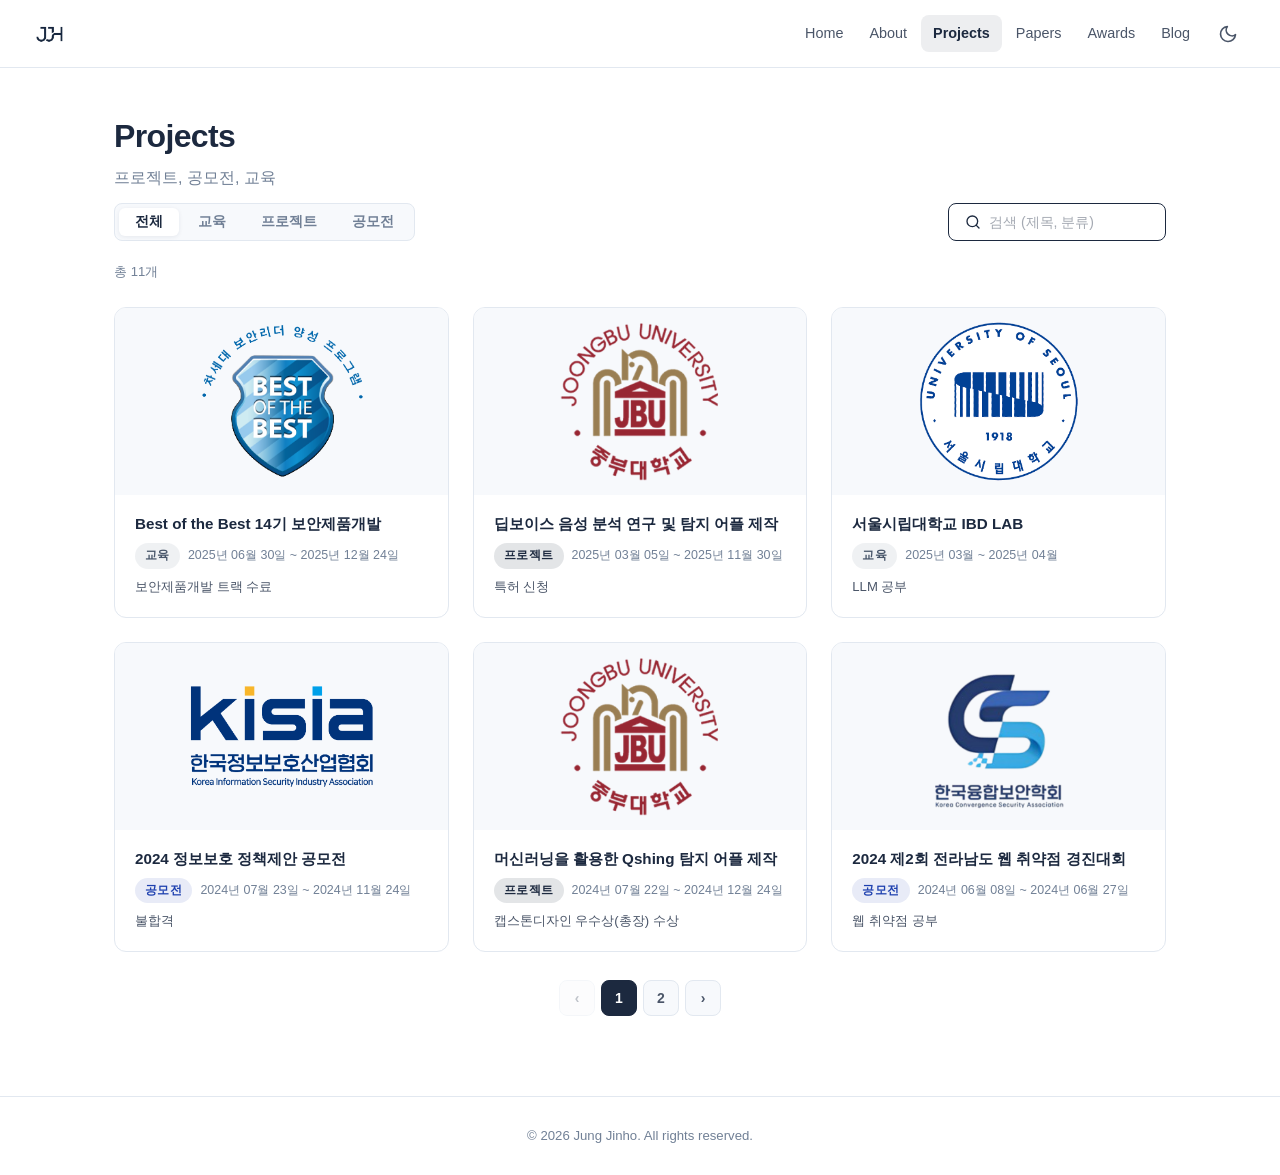
<file: projects.html>
<!DOCTYPE html>
<html lang="ko">
<head>
  <meta charset="UTF-8" />
  <meta name="viewport" content="width=device-width, initial-scale=1.0" />
  <title>Projects — Jung Jinho</title>
  <meta name="description" content="Jung Jinho (정진호) 프로젝트 — ZKP 랜덤 암호 기법, 불법·유해 사이트 차단(XGBoost), Qshing QR 피싱 탐지 앱, 딥보이스 탐지 앱(특허), 양자내성암호 전환, Best of the Best 14기 보안제품개발, 정보보호 정책제안 공모전 수상 등 11개 프로젝트.">
  <meta name="keywords" content="Jung Jinho, 정진호, projects, 프로젝트, ZKP, 영지식증명, 불법 사이트 차단, 유해 사이트 차단, XGBoost, Qshing, QR 피싱, 딥보이스 탐지, deepvoice, 양자내성암호, PQC, Best of the Best, BoB 14기, 보안제품개발, 정보보호 정책제안, 공모전, 캡스톤디자인, Chrome 확장자, 머신러닝">
  <meta name="author" content="Jung Jinho">
  <meta name="robots" content="index, follow">
  <link rel="canonical" href="https://zinh00.github.io/projects.html">
  <!-- Open Graph -->
  <meta property="og:type" content="website">
  <meta property="og:title" content="Projects — Jung Jinho">
  <meta property="og:description" content="Jung Jinho (정진호) 프로젝트 — ZKP 암호, 피싱 탐지, 딥보이스 탐지, 양자내성암호 전환, BoB 14기 보안제품개발 등 11개 프로젝트.">
  <meta property="og:url" content="https://zinh00.github.io/projects.html">
  <meta property="og:site_name" content="Jung Jinho Portfolio">
  <meta property="og:image" content="https://zinh00.github.io/profile/jinho.png">
  <!-- Twitter Card -->
  <meta name="twitter:card" content="summary">
  <meta name="twitter:title" content="Projects — Jung Jinho">
  <meta name="twitter:description" content="Jung Jinho (정진호) 프로젝트 — ZKP 암호, 피싱 탐지, 딥보이스 탐지, 양자내성암호 전환, BoB 14기 보안제품개발 등 11개 프로젝트.">
  <link rel="icon" href="logo/jjh_logo_02.png">
  <link rel="stylesheet" href="css/style.css?v=1778048543">
</head>
<body>

  <!-- ── Navigation ── -->
  <nav class="navbar" role="navigation" aria-label="Main navigation">
    <div class="navbar-inner">
      <a href="index.html" class="nav-logo" aria-label="Home">
        <img src="logo/jjh_logo_02.png" alt="Logo" class="logo-img">
      </a>
      <div class="nav-right">
        <div class="nav-links">
          <a href="index.html"    class="nav-link">Home</a>
          <a href="about.html"   class="nav-link">About</a>
          <a href="projects.html" class="nav-link">Projects</a>
          <a href="papers.html"  class="nav-link">Papers</a>
          <a href="awards.html"  class="nav-link">Awards</a>
          <a href="blog.html"    class="nav-link">Blog</a>
        </div>
        <div class="nav-actions">
          <button id="theme-toggle" class="theme-toggle" aria-label="Toggle dark mode" title="테마 전환"></button>
          <button id="mobile-menu-btn" class="nav-menu-btn" aria-label="Open menu" aria-expanded="false">
            <svg xmlns="http://www.w3.org/2000/svg" width="22" height="22" viewBox="0 0 24 24" fill="none"
              stroke="currentColor" stroke-width="2" stroke-linecap="round" stroke-linejoin="round">
              <line x1="3" y1="6" x2="21" y2="6"/>
              <line x1="3" y1="12" x2="21" y2="12"/>
              <line x1="3" y1="18" x2="21" y2="18"/>
            </svg>
          </button>
        </div>
      </div>
    </div>
  </nav>
  <div id="mobile-nav" class="mobile-nav">
    <a href="index.html"    class="nav-link">Home</a>
    <a href="about.html"   class="nav-link">About</a>
    <a href="projects.html" class="nav-link">Projects</a>
    <a href="papers.html"  class="nav-link">Papers</a>
    <a href="awards.html"  class="nav-link">Awards</a>
    <a href="blog.html"    class="nav-link">Blog</a>
  </div>

  <!-- ── Page Content ── -->
  <main class="page-content">
    <div class="container">

      <!-- ── Gallery View ── -->
      <div id="gallery-view">
        <div class="page-header">
          <div>
            <h1 class="page-title">Projects</h1>
            <p class="page-subtitle">프로젝트, 공모전, 교육</p>
          </div>
        </div>

        <!-- Toolbar: 탭 + 검색 -->
        <div class="awards-toolbar">
          <div class="award-tabs" id="project-tabs">
            <button class="award-tab active" data-type="">전체</button>
            <button class="award-tab" data-type="education">교육</button>
            <button class="award-tab" data-type="project">프로젝트</button>
            <button class="award-tab" data-type="competition">공모전</button>
          </div>
          <div class="search-wrap">
            <svg class="search-icon" width="18" height="18" xmlns="http://www.w3.org/2000/svg" viewBox="0 0 24 24" fill="none"
              stroke="currentColor" stroke-width="2" stroke-linecap="round" stroke-linejoin="round">
              <circle cx="11" cy="11" r="8"/><line x1="21" y1="21" x2="16.65" y2="16.65"/>
            </svg>
            <input class="search-input" id="search-input" type="search" placeholder="검색 (제목, 분류)">
          </div>
        </div>

        <p class="search-count" id="search-count"></p>

        <!-- 카드 갤러리 -->
        <div class="project-gallery" id="project-gallery"></div>

        <!-- 페이지네이션 -->
        <div class="pagination" id="pagination"></div>
      </div>

      <!-- ── Detail View ── -->
      <div id="detail-view" style="display:none">
        <div class="project-detail" id="detail-content"></div>
      </div>

    </div>
  </main>

  <!-- ── Footer ── -->
  <footer>
    <div class="footer-inner">
      <p class="footer-text">© 2026 Jung Jinho. All rights reserved.</p>
    </div>
  </footer>

  <!-- SEO: Static content for search engine indexing -->
  <noscript>
    <section>
      <h2>Jung Jinho 프로젝트 목록</h2>
      <ul>
        <li><strong>Best of the Best 14기 보안제품개발</strong> — KISA BoB 14기 보안제품개발 트랙 수료 (2025). 정적·동적 분석을 통한 양자취약암호(Non-PQC) 탐지, 양자내성암호(PQC) 전환 멀티에이전트 LLM 프레임워크 연구.</li>
        <li><strong>딥보이스 음성 분석 연구 및 탐지 어플 제작</strong> — 딥보이스(Deepvoice)로 제작된 음성 탐지 시스템. 특허 출원(딥보이스 탐지 장치 및 방법), 한국융합보안학회 우수논문상 수상 (2025).</li>
        <li><strong>머신러닝을 활용한 Qshing 탐지 어플 제작</strong> — QR Code 피싱(Qshing) 탐지 Android 앱. 캡스톤디자인 우수상(총장) 수상, 한국융합보안학회 장려상 수상 (2024).</li>
        <li><strong>불법·유해 사이트 차단 프로그램 제작</strong> — XGBoost 머신러닝을 이용한 불법·유해 사이트 차단 Chrome 확장자 플러그인 개발 및 배포. 한국융합보안학회 우수논문상 수상 (2024).</li>
        <li><strong>영지식을 이용한 랜덤 ZKP 암호 기법</strong> — 영지식증명(Zero-Knowledge Proof) 기반 랜덤 ZKP 암호화 기법 연구. 한국융합보안학회 학회지 투고 (2023).</li>
        <li><strong>서울시립대학교 IBD LAB</strong> — LLM(대규모 언어 모델) 공부, Attention is all you need 논문 리뷰 (2025).</li>
        <li><strong>2024 정보보호 정책제안 공모전</strong> — 정보보호 정책 제안 공모전 참가 (2024).</li>
        <li><strong>2024 제2회 전라남도 웹 취약점 경진대회</strong> — 웹 취약점 분석 및 신고 (2024).</li>
        <li><strong>2023 정보보호 정책제안 공모전</strong> — 생성형 AI 보안 정책 제안, 1차 심사 합격 (2023).</li>
        <li><strong>2023 Al+Security 아이디어 공모전</strong> — AI 보안 서비스 기획 공모전 참가 (2023).</li>
        <li><strong>2023 조선 해운 빅데이터 활용 아이디어 공모전</strong> — 빅데이터 활용 아이디어 공모전, 1차 심사 합격 (2023).</li>
      </ul>
    </section>
  </noscript>

  <script src="js/main.js"></script>
  <script src="js/data.js"></script>
  <script>
    const PAGE_SIZE = 6;

    let allItems   = [];
    let sortedAll  = []; // 날짜순 전체 (prev/next용)
    let currentTab   = '';
    let currentQuery = '';
    let currentPage  = 1;

    /* ── 날짜 파싱 ── */
    function parseDate(str) {
      if (!str) return new Date(0);
      return new Date(str.replace(/\./g, '-'));
    }

    /* ── 날짜 포맷: "YYYY.MM.DD" → "YYYY년 MM월 DD일" ── */
    function fmtDate(str) {
      if (!str) return '';
      const p = str.split('.');
      if (p.length === 3) return `${p[0]}년 ${p[1]}월 ${p[2]}일`;
      if (p.length === 2) return `${p[0]}년 ${p[1]}월`;
      return str;
    }

    /* ── 기간 포맷: "YYYY.MM.DD ~ YYYY.MM.DD" 양쪽 변환 ── */
    function fmtPeriod(str) {
      if (!str) return '';
      return str.split('~').map(s => fmtDate(s.trim())).join(' ~ ');
    }

    /* ── 타입 라벨 / 클래스 ── */
    const TYPE_LABEL = { education: '교육', project: '프로젝트', competition: '공모전' };
    const TYPE_CLASS = { education: 'proj-education', project: 'proj-project', competition: 'proj-competition' };

    /* ── 검색 카운트 ── */
    function updateCount(filtered, query) {
      const el = document.getElementById('search-count');
      if (!el) return;
      el.textContent = query
        ? `"${query}" 검색 결과: ${filtered.length}개`
        : (filtered.length ? `총 ${filtered.length}개` : '');
    }

    /* ── 갤러리 렌더링 ── */
    function renderGallery(items) {
      const container = document.getElementById('project-gallery');
      if (!container) return;

      if (!items.length) {
        container.innerHTML = `<div class="project-empty">${currentQuery ? `"${currentQuery}"에 대한 결과가 없습니다` : '아직 프로젝트가 없습니다'}</div>`;
        return;
      }

      container.innerHTML = items.map(item => {
        const typeLabel = TYPE_LABEL[item.type] || item.type || '';
        const typeClass = TYPE_CLASS[item.type] || 'proj-project';
        const dateStr = item.date
          ? (item.dateEnd ? `${fmtDate(item.date)} ~ ${fmtDate(item.dateEnd)}` : fmtDate(item.date))
          : '';

        const imgHtml = item.image
          ? `<img src="${escapeHtml(item.image)}" alt="${escapeHtml(item.title)}" loading="lazy" onerror="this.parentElement.innerHTML='<div class=\\'project-card-img-placeholder\\'><svg xmlns=\\'http://www.w3.org/2000/svg\\' viewBox=\\'0 0 24 24\\' fill=\\'none\\' stroke=\\'currentColor\\' stroke-width=\\'1.5\\'><rect x=\\'3\\' y=\\'3\\' width=\\'18\\' height=\\'18\\' rx=\\'2\\'/><circle cx=\\'8.5\\' cy=\\'8.5\\' r=\\'1.5\\'/><polyline points=\\'21 15 16 10 5 21\\'/></svg></div>'">`
          : `<div class="project-card-img-placeholder"><svg xmlns="http://www.w3.org/2000/svg" viewBox="0 0 24 24" fill="none" stroke="currentColor" stroke-width="1.5"><rect x="3" y="3" width="18" height="18" rx="2"/><circle cx="8.5" cy="8.5" r="1.5"/><polyline points="21 15 16 10 5 21"/></svg></div>`;

        return `
          <div class="project-card" onclick="openDetail('${escapeHtml(item.id)}')">
            <div class="project-card-img">${imgHtml}</div>
            <div class="project-card-body">
              <p class="project-card-title">${escapeHtml(item.title)}</p>
              <div class="project-card-meta">
                ${typeLabel ? `<span class="type-badge ${typeClass}">${escapeHtml(typeLabel)}</span>` : ''}
                ${dateStr ? `<span class="project-card-date">${dateStr}</span>` : ''}
              </div>
              ${item.summary ? `<p class="project-card-summary">${escapeHtml(item.summary)}</p>` : ''}
            </div>
          </div>`;
      }).join('');
    }

    /* ── 페이지네이션 렌더링 ── */
    function renderPagination(totalPages) {
      const container = document.getElementById('pagination');
      if (!container) return;
      if (totalPages <= 1) { container.innerHTML = ''; return; }

      let html = `<button class="pagination-btn" ${currentPage === 1 ? 'disabled' : ''} onclick="goPage(${currentPage - 1})">‹</button>`;
      for (let i = 1; i <= totalPages; i++) {
        html += `<button class="pagination-btn ${i === currentPage ? 'active' : ''}" onclick="goPage(${i})">${i}</button>`;
      }
      html += `<button class="pagination-btn" ${currentPage === totalPages ? 'disabled' : ''} onclick="goPage(${currentPage + 1})">›</button>`;
      container.innerHTML = html;
    }

    /* ── 갤러리 갱신 ── */
    function refresh() {
      const sorted = [...allItems].sort((a, b) => parseDate(b.date) - parseDate(a.date));
      sortedAll = sorted; // prev/next 전체 기준

      let filtered = currentTab
        ? sorted.filter(item => item.type === currentTab)
        : [...sorted];

      if (currentQuery) {
        const q = currentQuery.toLowerCase();
        filtered = filtered.filter(item => {
          const fields = [item.title, item.type, TYPE_LABEL[item.type], item.summary];
          return fields.some(f => f && String(f).toLowerCase().includes(q));
        });
      }

      updateCount(filtered, currentQuery);

      const totalPages = Math.max(1, Math.ceil(filtered.length / PAGE_SIZE));
      if (currentPage > totalPages) currentPage = 1;
      const pageItems = filtered.slice((currentPage - 1) * PAGE_SIZE, currentPage * PAGE_SIZE);

      renderGallery(pageItems);
      renderPagination(totalPages);
    }

    function goPage(n) {
      currentPage = n;
      refresh();
      window.scrollTo({ top: 0, behavior: 'smooth' });
    }

    /* ── 상세 페이지 열기 ── */
    function openDetail(id) {
      const item = allItems.find(i => i.id === id);
      if (!item) return;
      history.pushState({ itemId: id }, '', '#' + id);
      renderDetail(item);
      document.getElementById('gallery-view').style.display = 'none';
      document.getElementById('detail-view').style.display = 'block';
      window.scrollTo(0, 0);
    }

    /* ── 상세 페이지 닫기 (뒤로가기) ── */
    function closeDetail() {
      history.pushState(null, '', location.pathname);
      document.getElementById('detail-view').style.display = 'none';
      document.getElementById('gallery-view').style.display = 'block';
      refresh();
      window.scrollTo(0, 0);
    }

    /* ── 상세 페이지 렌더링 ── */
    function renderDetail(item) {
      const idx = sortedAll.findIndex(i => i.id === item.id);
      const prevItem = sortedAll[idx + 1] || null; // 더 오래된 것
      const nextItem = sortedAll[idx - 1] || null; // 더 최신

      const typeLabel = TYPE_LABEL[item.type] || item.type || '';
      const typeClass = TYPE_CLASS[item.type] || 'proj-project';

      const dateStr = item.date
        ? (item.dateEnd ? `${fmtDate(item.date)} ~ ${fmtDate(item.dateEnd)}` : fmtDate(item.date))
        : '';

      // 첨부파일
      const attachHtml = (item.attachments && item.attachments.length)
        ? `<div class="project-detail-section">
            <p class="project-detail-section-title">첨부파일</p>
            <div class="project-attachments">
              ${item.attachments.map(a => `
                <a href="${escapeHtml(a.path)}" class="project-attachment-link" target="_blank" rel="noopener noreferrer">
                  <svg xmlns="http://www.w3.org/2000/svg" width="14" height="14" viewBox="0 0 24 24" fill="none" stroke="currentColor" stroke-width="2" stroke-linecap="round" stroke-linejoin="round" style="flex-shrink:0;opacity:0.5">
                    <path d="M21.44 11.05l-9.19 9.19a6 6 0 0 1-8.49-8.49l9.19-9.19a4 4 0 0 1 5.66 5.66l-9.2 9.19a2 2 0 0 1-2.83-2.83l8.49-8.48"/>
                  </svg>
                  ${escapeHtml(a.name)}
                </a>`).join('')}
            </div>
          </div>`
        : '';

      // 타임라인
      const timelineHtml = (item.timeline && item.timeline.length)
        ? `<div class="project-detail-section">
            <p class="project-detail-section-title">타임라인</p>
            <div class="project-timeline">
              ${item.timeline.map((t, i) => `
                <div class="project-timeline-item">
                  <p class="project-timeline-num">${String(i + 1).padStart(2, '0')}</p>
                  <p class="project-timeline-label">${escapeHtml(t.label)}</p>
                  <p class="project-timeline-period">${fmtPeriod(t.period)}</p>
                </div>`).join('')}
            </div>
          </div>`
        : '';

      // 참고링크
      const linksHtml = (item.links && item.links.length)
        ? `<div class="project-detail-section">
            <p class="project-detail-section-title">참고링크</p>
            <div class="project-links">
              ${item.links.map(l => {
                let domain = '';
                try { domain = new URL(l.url).hostname; } catch {}
                return `
                  <a href="${escapeHtml(l.url)}" class="project-link-card" target="_blank" rel="noopener noreferrer">
                    <svg xmlns="http://www.w3.org/2000/svg" width="16" height="16" viewBox="0 0 24 24" fill="none" stroke="currentColor" stroke-width="2" stroke-linecap="round" stroke-linejoin="round" style="flex-shrink:0;color:var(--color-text-muted)">
                      <circle cx="12" cy="12" r="10"/><line x1="2" y1="12" x2="22" y2="12"/>
                      <path d="M12 2a15.3 15.3 0 0 1 4 10 15.3 15.3 0 0 1-4 10 15.3 15.3 0 0 1-4-10 15.3 15.3 0 0 1 4-10z"/>
                    </svg>
                    <div class="project-link-info">
                      <p class="project-link-title">${escapeHtml(l.title)}</p>
                      <p class="project-link-domain">${escapeHtml(domain)}</p>
                    </div>
                    <svg class="project-link-arrow" xmlns="http://www.w3.org/2000/svg" viewBox="0 0 24 24" fill="none" stroke="currentColor" stroke-width="2" stroke-linecap="round" stroke-linejoin="round">
                      <line x1="7" y1="17" x2="17" y2="7"/><polyline points="7 7 17 7 17 17"/>
                    </svg>
                  </a>`;
              }).join('')}
            </div>
          </div>`
        : '';

      // 커버 이미지
      const coverHtml = item.image
        ? `<div class="project-detail-cover">
            <img src="${escapeHtml(item.image)}" alt="${escapeHtml(item.title)}" onerror="this.parentElement.style.display='none'">
          </div>`
        : '';

      // Prev / Next
      const prevHtml = prevItem
        ? `<button class="project-nav-btn" onclick="openDetail('${escapeHtml(prevItem.id)}')">
            <span class="project-nav-label">← 이전 글</span>
            <span class="project-nav-title">${escapeHtml(prevItem.title)}</span>
          </button>`
        : `<button class="project-nav-btn disabled">
            <span class="project-nav-label">← 이전 글</span>
            <span class="project-nav-title" style="color:var(--color-text-muted)">첫 번째 글입니다</span>
          </button>`;

      const nextHtml = nextItem
        ? `<button class="project-nav-btn right" onclick="openDetail('${escapeHtml(nextItem.id)}')">
            <span class="project-nav-label">다음 글 →</span>
            <span class="project-nav-title">${escapeHtml(nextItem.title)}</span>
          </button>`
        : `<button class="project-nav-btn right disabled">
            <span class="project-nav-label">다음 글 →</span>
            <span class="project-nav-title" style="color:var(--color-text-muted)">마지막 글입니다</span>
          </button>`;

      document.getElementById('detail-content').innerHTML = `
        <button class="project-detail-back" onclick="closeDetail()">
          <svg xmlns="http://www.w3.org/2000/svg" viewBox="0 0 24 24" fill="none" stroke="currentColor" stroke-width="2" stroke-linecap="round" stroke-linejoin="round">
            <line x1="19" y1="12" x2="5" y2="12"/><polyline points="12 19 5 12 12 5"/>
          </svg>
          Projects로 돌아가기
        </button>

        <h1 class="project-detail-title">${escapeHtml(item.title)}</h1>

        <div class="project-detail-meta">
          ${typeLabel ? `<span class="type-badge ${typeClass}">${escapeHtml(typeLabel)}</span>` : ''}
          ${dateStr ? `<span class="project-detail-date">${dateStr}</span>` : ''}
          ${item.summary ? `<span class="project-detail-date">· ${escapeHtml(item.summary)}</span>` : ''}
        </div>

        ${coverHtml}
        ${attachHtml}
        ${timelineHtml}
        ${linksHtml}

        <div class="project-nav">
          ${prevHtml}
          ${nextHtml}
        </div>`;
    }

    /* ── 브라우저 뒤로가기 처리 ── */
    window.addEventListener('popstate', (e) => {
      if (e.state && e.state.itemId) {
        const item = allItems.find(i => i.id === e.state.itemId);
        if (item) {
          renderDetail(item);
          document.getElementById('gallery-view').style.display = 'none';
          document.getElementById('detail-view').style.display = 'block';
          window.scrollTo(0, 0);
          return;
        }
      }
      document.getElementById('detail-view').style.display = 'none';
      document.getElementById('gallery-view').style.display = 'block';
      refresh();
      window.scrollTo(0, 0);
    });

    /* ── 탭 이벤트 ── */
    document.querySelectorAll('.award-tab').forEach(btn => {
      btn.addEventListener('click', () => {
        document.querySelectorAll('#project-tabs .award-tab').forEach(b => b.classList.remove('active'));
        btn.classList.add('active');
        currentTab = btn.dataset.type;
        currentPage = 1;
        refresh();
      });
    });

    /* ── 검색 이벤트 ── */
    document.getElementById('search-input').addEventListener('input', e => {
      currentQuery = e.target.value;
      currentPage = 1;
      refresh();
    });

    /* ── 초기 로드 ── */
    (async () => {
      allItems = await loadAllData('projects');

      // URL 해시로 바로 상세 페이지 진입
      const hash = location.hash.slice(1);
      if (hash) {
        const item = allItems.find(i => i.id === hash);
        if (item) {
          sortedAll = [...allItems].sort((a, b) => parseDate(b.date) - parseDate(a.date));
          renderDetail(item);
          document.getElementById('gallery-view').style.display = 'none';
          document.getElementById('detail-view').style.display = 'block';
          return;
        }
      }

      refresh();
    })();
  </script>
</body>
</html>
</file>
<file: css/style.css>
/* ===========================
   CSS Variables & Reset
   =========================== */
:root {
  --color-text: #1C293F;
  --color-text-secondary: #4A5568;
  --color-text-muted: #718096;
  --color-bg: #FFFFFF;
  --color-bg-secondary: #F7F9FC;
  --color-bg-card: #FFFFFF;
  --color-border: #E2E8F0;
  --color-primary: #1C293F;
  --color-accent: #1C293F;
  --color-accent-hover: #2D3F5A;
  --color-accent-light: rgba(28, 41, 63, 0.08);
  --color-shadow: rgba(28, 41, 63, 0.08);
  --color-shadow-hover: rgba(28, 41, 63, 0.16);
  --color-tag-bg: rgba(28, 41, 63, 0.08);
  --color-tag-text: #1C293F;
  --color-overlay: rgba(28, 41, 63, 0.5);

  --navbar-height: 68px;
  --transition: 0.25s ease;
  --border-radius: 12px;
  --border-radius-sm: 8px;
  --border-radius-lg: 16px;
  --max-width: 1100px;
  --font-sans: -apple-system, BlinkMacSystemFont, 'Segoe UI', 'Helvetica Neue', Arial, sans-serif;
}

[data-theme="dark"] {
  --color-text: #F1F5F9;
  --color-text-secondary: #CBD5E1;
  --color-text-muted: #94A3B8;
  --color-bg: #0F172A;
  --color-bg-secondary: #1E293B;
  --color-bg-card: #1E293B;
  --color-border: #334155;
  --color-primary: #F1F5F9;
  --color-accent: #93C5FD;
  --color-accent-hover: #BFDBFE;
  --color-accent-light: rgba(147, 197, 253, 0.1);
  --color-shadow: rgba(0, 0, 0, 0.3);
  --color-shadow-hover: rgba(0, 0, 0, 0.5);
  --color-tag-bg: rgba(147, 197, 253, 0.12);
  --color-tag-text: #93C5FD;
  --color-overlay: rgba(0, 0, 0, 0.6);
}

*, *::before, *::after {
  box-sizing: border-box;
  margin: 0;
  padding: 0;
}

html {
  scroll-behavior: smooth;
  font-size: 16px;
}

body {
  font-family: var(--font-sans);
  background-color: var(--color-bg);
  color: var(--color-text);
  line-height: 1.7;
  transition: background-color var(--transition), color var(--transition);
  min-height: 100vh;
}

img {
  max-width: 100%;
  height: auto;
  display: block;
}

a {
  color: inherit;
  text-decoration: none;
}

ul, ol {
  list-style: none;
}

button {
  cursor: pointer;
  font-family: inherit;
  border: none;
  background: none;
}

/* ===========================
   Typography
   =========================== */
h1, h2, h3, h4, h5, h6 {
  line-height: 1.3;
  font-weight: 700;
  color: var(--color-text);
}

/* ===========================
   Layout Utilities
   =========================== */
.container {
  max-width: var(--max-width);
  margin: 0 auto;
  padding: 0 24px;
}

.page-content {
  padding-top: calc(var(--navbar-height) + 48px);
  padding-bottom: 80px;
  min-height: 100vh;
}

.page-header {
  margin-bottom: 12px;
  display: flex;
  align-items: center;
  justify-content: space-between;
  gap: 16px;
}

/* 검색바 + 추가버튼 묶음 */
.page-header-actions {
  display: flex;
  flex-direction: row;
  align-items: center;
  gap: 8px;
  flex-shrink: 0;
}

.page-title {
  font-size: 2rem;
  font-weight: 800;
  letter-spacing: -0.02em;
}

.page-subtitle {
  font-size: 1rem;
  color: var(--color-text-muted);
  margin-top: 6px;
  font-weight: 400;
}

/* ===========================
   Navigation
   =========================== */
.navbar {
  position: fixed;
  top: 0;
  left: 0;
  right: 0;
  height: var(--navbar-height);
  background-color: var(--color-bg);
  border-bottom: 1px solid var(--color-border);
  z-index: 1000;
  transition: background-color var(--transition), border-color var(--transition);
  backdrop-filter: blur(8px);
  -webkit-backdrop-filter: blur(8px);
}

[data-theme="dark"] .navbar {
  background-color: rgba(15, 23, 42, 0.95);
}

.navbar-inner {
  width: 100%;
  padding: 0 32px;
  height: 100%;
  display: flex;
  align-items: center;
}

.nav-logo {
  flex-shrink: 0;
  display: flex;
  align-items: center;
}

.nav-logo img {
  height: 36px;
  width: auto;
  transition: opacity var(--transition);
}

/* 오른쪽 그룹: 메뉴 링크 + 다크모드 토글 */
.nav-right {
  margin-left: auto;
  display: flex;
  align-items: center;
  gap: 6px;
  flex-shrink: 0;
}

.nav-links {
  display: flex;
  align-items: center;
  gap: 2px;
}

.nav-link {
  font-size: 0.9rem;
  font-weight: 500;
  color: var(--color-text-secondary);
  padding: 6px 12px;
  border-radius: var(--border-radius-sm);
  transition: color var(--transition), background-color var(--transition);
  white-space: nowrap;
}

.nav-link:hover {
  color: var(--color-text);
  background-color: var(--color-accent-light);
}

.nav-link.active {
  color: var(--color-text);
  background-color: var(--color-accent-light);
  font-weight: 600;
}

.nav-actions {
  display: flex;
  align-items: center;
  gap: 4px;
  flex-shrink: 0;
}

.theme-toggle {
  width: 40px;
  height: 40px;
  border-radius: 50%;
  display: flex;
  align-items: center;
  justify-content: center;
  color: var(--color-text-secondary);
  transition: color var(--transition), background-color var(--transition);
}

.theme-toggle:hover {
  color: var(--color-text);
  background-color: var(--color-accent-light);
}

.theme-toggle svg {
  width: 20px;
  height: 20px;
}

.nav-menu-btn {
  display: none;
  width: 40px;
  height: 40px;
  border-radius: var(--border-radius-sm);
  align-items: center;
  justify-content: center;
  color: var(--color-text-secondary);
  transition: color var(--transition), background-color var(--transition);
}

.nav-menu-btn:hover {
  color: var(--color-text);
  background-color: var(--color-accent-light);
}

/* Mobile Nav */
.mobile-nav {
  display: none;
  position: fixed;
  top: var(--navbar-height);
  left: 0;
  right: 0;
  background-color: var(--color-bg);
  border-bottom: 1px solid var(--color-border);
  padding: 12px 24px 16px;
  z-index: 999;
  flex-direction: column;
  gap: 4px;
  transition: background-color var(--transition);
}

.mobile-nav.open {
  display: flex;
}

.mobile-nav .nav-link {
  padding: 10px 12px;
}

/* ===========================
   Buttons
   =========================== */
.btn {
  display: inline-flex;
  align-items: center;
  gap: 8px;
  padding: 10px 20px;
  border-radius: var(--border-radius-sm);
  font-size: 0.9rem;
  font-weight: 600;
  transition: all var(--transition);
  white-space: nowrap;
}

.btn-primary {
  background-color: var(--color-accent);
  color: var(--color-bg);
}

[data-theme="dark"] .btn-primary {
  background-color: #1E40AF;
  color: #FFFFFF;
}

.btn-primary:hover {
  opacity: 0.88;
  transform: translateY(-1px);
}

.btn-outline {
  background-color: transparent;
  color: var(--color-text);
  border: 1.5px solid var(--color-border);
}

.btn-outline:hover {
  background-color: var(--color-accent-light);
  border-color: var(--color-accent);
}

.btn-icon {
  padding: 10px;
  border-radius: var(--border-radius-sm);
}

.btn svg {
  width: 18px;
  height: 18px;
  flex-shrink: 0;
}

/* Add Button (FAB style) */
.add-btn {
  display: inline-flex;
  align-items: center;
  gap: 8px;
  padding: 10px 20px;
  background-color: var(--color-accent);
  color: var(--color-bg);
  border-radius: var(--border-radius-sm);
  font-size: 0.875rem;
  font-weight: 600;
  transition: all var(--transition);
  flex-shrink: 0;
}

[data-theme="dark"] .add-btn {
  background-color: #1E40AF;
  color: #FFFFFF;
}

.add-btn:hover {
  opacity: 0.88;
  transform: translateY(-1px);
}

.add-btn svg {
  width: 18px;
  height: 18px;
}

/* ===========================
   Search Bar
   =========================== */
.search-wrap {
  display: inline-flex;
  align-items: center;
  gap: 8px;
  padding: 10px 16px;
  background-color: #FFFFFF;
  border: 0.5px solid #1C293F;
  border-radius: var(--border-radius-sm);
  cursor: text;
  transition: border-color var(--transition), background-color var(--transition);
}

.search-wrap:hover {
  border-color: #2D3F5A;
}

[data-theme="dark"] .search-wrap {
  background-color: var(--color-bg-card);
  border-color: var(--color-border);
}

.search-icon {
  width: 16px;
  height: 16px;
  color: #1C293F;
  flex-shrink: 0;
  pointer-events: none;
}

[data-theme="dark"] .search-icon {
  color: var(--color-text-muted);
}

.search-input {
  background: transparent;
  border: none;
  outline: none;
  color: #1C293F;
  font-family: inherit;
  font-size: 0.875rem;
  font-weight: 500;
  width: 160px;
  padding: 0;
  min-width: 0;
}

[data-theme="dark"] .search-input {
  color: var(--color-text);
}

.search-input::placeholder {
  color: rgba(28, 41, 63, 0.4);
}

[data-theme="dark"] .search-input::placeholder {
  color: var(--color-text-muted);
}

.search-count {
  font-size: 0.82rem;
  color: var(--color-text-muted);
  margin-bottom: 24px;
  min-height: 1.2em;
}

/* ===========================
   Gallery Grid (Projects, Blog)
   =========================== */
.gallery-grid {
  display: grid;
  grid-template-columns: repeat(auto-fill, minmax(300px, 1fr));
  gap: 24px;
}

.gallery-card {
  background-color: var(--color-bg-card);
  border: 1px solid var(--color-border);
  border-radius: var(--border-radius);
  overflow: hidden;
  transition: transform var(--transition), box-shadow var(--transition), border-color var(--transition);
  display: flex;
  flex-direction: column;
}

.gallery-card:hover {
  transform: translateY(-4px);
  box-shadow: 0 12px 32px var(--color-shadow-hover);
  border-color: var(--color-accent);
}

.card-thumbnail {
  width: 100%;
  aspect-ratio: 16 / 9;
  background-color: var(--color-bg-secondary);
  overflow: hidden;
  display: flex;
  align-items: center;
  justify-content: center;
}

.card-thumbnail img {
  width: 100%;
  height: 100%;
  object-fit: cover;
}

.card-thumbnail-placeholder {
  width: 100%;
  height: 100%;
  display: flex;
  align-items: center;
  justify-content: center;
  background: linear-gradient(135deg, var(--color-bg-secondary) 0%, var(--color-border) 100%);
}

.card-thumbnail-placeholder svg {
  width: 40px;
  height: 40px;
  color: var(--color-text-muted);
  opacity: 0.5;
}

.card-body {
  padding: 20px;
  flex: 1;
  display: flex;
  flex-direction: column;
  gap: 10px;
}

.card-date {
  font-size: 0.78rem;
  color: var(--color-text-muted);
  font-weight: 500;
}

.card-title {
  font-size: 1.05rem;
  font-weight: 700;
  color: var(--color-text);
  line-height: 1.4;
}

.card-description {
  font-size: 0.875rem;
  color: var(--color-text-secondary);
  line-height: 1.6;
  flex: 1;
  display: -webkit-box;
  -webkit-line-clamp: 3;
  -webkit-box-orient: vertical;
  overflow: hidden;
}

.card-tags {
  display: flex;
  flex-wrap: wrap;
  gap: 6px;
  margin-top: auto;
}

.tag {
  font-size: 0.75rem;
  font-weight: 500;
  padding: 3px 10px;
  border-radius: 999px;
  background-color: var(--color-tag-bg);
  color: var(--color-tag-text);
}

.card-footer {
  padding: 14px 20px;
  border-top: 1px solid var(--color-border);
  display: flex;
  align-items: center;
  justify-content: space-between;
}

.card-link {
  font-size: 0.825rem;
  font-weight: 600;
  color: var(--color-accent);
  display: flex;
  align-items: center;
  gap: 4px;
  transition: gap var(--transition);
}

.card-link:hover {
  gap: 8px;
}

.card-link svg {
  width: 14px;
  height: 14px;
}

.card-actions {
  display: flex;
  gap: 6px;
}

.card-action-btn {
  width: 30px;
  height: 30px;
  border-radius: var(--border-radius-sm);
  display: flex;
  align-items: center;
  justify-content: center;
  color: var(--color-text-muted);
  background: transparent;
  transition: color var(--transition), background-color var(--transition);
}

.card-action-btn:hover {
  color: var(--color-text);
  background-color: var(--color-accent-light);
}

.card-action-btn svg {
  width: 14px;
  height: 14px;
}

.card-action-btn.delete:hover {
  color: #EF4444;
  background-color: rgba(239, 68, 68, 0.1);
}

/* Local item badge */
.local-badge {
  font-size: 0.65rem;
  font-weight: 600;
  padding: 2px 7px;
  border-radius: 999px;
  background-color: rgba(245, 158, 11, 0.12);
  color: #D97706;
  letter-spacing: 0.02em;
}

[data-theme="dark"] .local-badge {
  background-color: rgba(245, 158, 11, 0.15);
  color: #FCD34D;
}

/* ===========================
   List Layout (Papers, Awards)
   =========================== */
.list-section {
  display: flex;
  flex-direction: column;
  gap: 0;
}

.list-item {
  background-color: var(--color-bg-card);
  border: 1px solid var(--color-border);
  border-radius: var(--border-radius);
  padding: 24px;
  transition: transform var(--transition), box-shadow var(--transition), border-color var(--transition);
  display: flex;
  gap: 20px;
  align-items: flex-start;
  margin-bottom: 12px;
}

.list-item:hover {
  transform: translateX(4px);
  box-shadow: 0 4px 16px var(--color-shadow);
  border-color: var(--color-accent);
}

.list-item-index {
  font-size: 0.875rem;
  font-weight: 700;
  color: var(--color-text-muted);
  min-width: 28px;
  padding-top: 2px;
}

.list-item-content {
  flex: 1;
  display: flex;
  flex-direction: column;
  gap: 6px;
}

.list-item-header {
  display: flex;
  align-items: flex-start;
  justify-content: space-between;
  gap: 12px;
}

.list-item-title {
  font-size: 1rem;
  font-weight: 700;
  line-height: 1.4;
}

.list-item-meta {
  font-size: 0.825rem;
  color: var(--color-text-secondary);
}

.list-item-desc {
  font-size: 0.875rem;
  color: var(--color-text-muted);
  line-height: 1.6;
}

.list-item-actions {
  display: flex;
  gap: 6px;
  flex-shrink: 0;
}

.list-item-tags {
  display: flex;
  flex-wrap: wrap;
  gap: 6px;
  margin-top: 4px;
}

/* Type badges for awards */
.type-badge {
  font-size: 0.72rem;
  font-weight: 600;
  padding: 3px 10px;
  border-radius: 999px;
  text-transform: uppercase;
  letter-spacing: 0.04em;
}

.type-award {
  background-color: rgba(30, 64, 175, 0.1);
  color: #1E40AF;
}

.type-certificate {
  background-color: rgba(28, 41, 63, 0.12);
  color: #1C293F;
}

.type-patent {
  background-color: rgba(10, 18, 38, 0.15);
  color: #0A1226;
}

[data-theme="dark"] .type-award { color: #93C5FD; background-color: rgba(147, 197, 253, 0.15); }
[data-theme="dark"] .type-certificate { color: #BFDBFE; background-color: rgba(191, 219, 254, 0.12); }
[data-theme="dark"] .type-patent { color: #E0F2FE; background-color: rgba(224, 242, 254, 0.1); }

/* Papers — Category Badges */
.cat-domestic {
  background-color: rgba(30, 64, 175, 0.1);
  color: #1E40AF;
}
.cat-international {
  background-color: rgba(28, 41, 63, 0.12);
  color: #1C293F;
}
.cat-conference {
  background-color: rgba(100, 116, 139, 0.1);
  color: #475569;
}
.cat-journal {
  background-color: rgba(124, 58, 237, 0.1);
  color: #6D28D9;
}
[data-theme="dark"] .cat-domestic { color: #93C5FD; background-color: rgba(147, 197, 253, 0.15); }
[data-theme="dark"] .cat-international { color: #BFDBFE; background-color: rgba(191, 219, 254, 0.12); }
[data-theme="dark"] .cat-conference { color: #CBD5E1; background-color: rgba(203, 213, 225, 0.12); }
[data-theme="dark"] .cat-journal { color: #C4B5FD; background-color: rgba(196, 181, 253, 0.15); }

/* ===========================
   Skill Badges
   =========================== */
.skill-badges {
  display: flex;
  flex-wrap: wrap;
  gap: 10px;
  margin-top: 16px;
}
.skill-badge {
  display: inline-flex;
  align-items: center;
  font-size: 0.83rem;
  font-weight: 600;
  padding: 6px 14px;
  border-radius: 999px;
  background-color: var(--color-bg-secondary);
  color: var(--color-text);
  border: 1px solid var(--color-border);
  letter-spacing: 0.01em;
}
[data-theme="dark"] .skill-badge {
  background-color: rgba(255, 255, 255, 0.05);
}

/* ===========================
   Project Gallery & Cards
   =========================== */
.project-gallery {
  display: grid;
  grid-template-columns: repeat(3, 1fr);
  gap: 24px;
  margin-top: 8px;
}

.project-card {
  border-radius: var(--border-radius);
  overflow: hidden;
  border: 1px solid var(--color-border);
  background-color: var(--color-bg-card);
  cursor: pointer;
  transition: box-shadow var(--transition), transform var(--transition);
  display: flex;
  flex-direction: column;
}
.project-card:hover {
  box-shadow: 0 8px 28px var(--color-shadow-hover);
  transform: translateY(-3px);
}

.project-card-img {
  width: 100%;
  aspect-ratio: 16 / 9;
  overflow: hidden;
  background-color: var(--color-bg-secondary);
  flex-shrink: 0;
}
.project-card-img img {
  width: 100%;
  height: 100%;
  object-fit: cover;
  display: block;
}
.project-card-img-placeholder {
  width: 100%;
  height: 100%;
  display: flex;
  align-items: center;
  justify-content: center;
}
.project-card-img-placeholder svg {
  width: 36px;
  height: 36px;
  color: var(--color-border);
}

.project-card-body {
  padding: 18px 20px 20px;
  display: flex;
  flex-direction: column;
  gap: 8px;
  flex: 1;
}
.project-card-title {
  font-size: 0.95rem;
  font-weight: 700;
  color: var(--color-text);
  line-height: 1.45;
  display: -webkit-box;
  -webkit-line-clamp: 2;
  -webkit-box-orient: vertical;
  overflow: hidden;
}
.project-card-meta {
  display: flex;
  align-items: center;
  gap: 8px;
  flex-wrap: wrap;
}
.project-card-date {
  font-size: 0.78rem;
  color: var(--color-text-muted);
}
.project-card-summary {
  font-size: 0.82rem;
  color: var(--color-text-secondary);
  line-height: 1.5;
  display: -webkit-box;
  -webkit-line-clamp: 2;
  -webkit-box-orient: vertical;
  overflow: hidden;
}

/* Project type badge colors */
.proj-competition { background-color: rgba(30, 64, 175, 0.1);  color: #1E40AF; }
.proj-project     { background-color: rgba(28, 41, 63, 0.12);  color: #1C293F; }
.proj-education   { background-color: rgba(100, 116, 139, 0.1); color: #475569; }
[data-theme="dark"] .proj-competition { color: #93C5FD;  background-color: rgba(147, 197, 253, 0.15); }
[data-theme="dark"] .proj-project     { color: #BFDBFE;  background-color: rgba(191, 219, 254, 0.12); }
[data-theme="dark"] .proj-education   { color: #CBD5E1;  background-color: rgba(203, 213, 225, 0.12); }

/* ===========================
   Project Detail Page
   =========================== */
.project-detail {
  max-width: 780px;
  margin: 0 auto;
  padding-bottom: 80px;
}

.project-detail-back {
  display: inline-flex;
  align-items: center;
  gap: 6px;
  font-size: 0.85rem;
  color: var(--color-text-muted);
  cursor: pointer;
  margin-bottom: 36px;
  padding: 6px 0;
  border: none;
  background: none;
  transition: color var(--transition);
}
.project-detail-back:hover { color: var(--color-text); }
.project-detail-back svg { width: 16px; height: 16px; }

.project-detail-title {
  font-size: clamp(1.7rem, 3.5vw, 2.5rem);
  font-weight: 800;
  letter-spacing: -0.025em;
  color: var(--color-text);
  line-height: 1.2;
  margin-bottom: 18px;
}

.project-detail-meta {
  display: flex;
  align-items: center;
  gap: 12px;
  flex-wrap: wrap;
  padding-bottom: 22px;
  border-bottom: 2px solid var(--color-border);
  margin-bottom: 40px;
}
.project-detail-date {
  font-size: 0.85rem;
  color: var(--color-text-muted);
}

.project-detail-cover {
  width: 100%;
  border-radius: var(--border-radius);
  overflow: hidden;
  margin-bottom: 40px;
  background-color: var(--color-bg-secondary);
  border: 1px solid var(--color-border);
}
.project-detail-cover img {
  width: 100%;
  display: block;
  max-height: 420px;
  object-fit: cover;
}

.project-detail-section {
  margin-bottom: 40px;
}
.project-detail-section-title {
  font-size: 0.75rem;
  font-weight: 700;
  text-transform: uppercase;
  letter-spacing: 0.1em;
  color: var(--color-text-muted);
  margin-bottom: 16px;
}

/* Attachments */
.project-attachments {
  display: flex;
  flex-direction: row;
  flex-wrap: wrap;
  gap: 8px;
}
.project-attachment-link {
  display: inline-flex;
  align-items: center;
  gap: 9px;
  font-size: 0.88rem;
  font-weight: 500;
  color: var(--color-text);
  padding: 10px 16px;
  border: 1px solid var(--color-border);
  border-radius: var(--border-radius-sm);
  background-color: var(--color-bg-secondary);
  transition: border-color var(--transition), background-color var(--transition);
  text-decoration: none;
  width: fit-content;
}
.project-attachment-link:hover {
  border-color: var(--color-accent);
  background-color: var(--color-accent-light);
}

/* Reference Link Cards */
.project-links {
  display: flex;
  flex-direction: column;
  gap: 10px;
}
.project-link-card {
  display: flex;
  align-items: center;
  gap: 14px;
  padding: 14px 18px;
  border: 1px solid var(--color-border);
  border-radius: var(--border-radius);
  background-color: var(--color-bg-secondary);
  text-decoration: none;
  color: inherit;
  transition: border-color var(--transition), background-color var(--transition);
}
.project-link-card:hover {
  border-color: var(--color-accent);
  background-color: var(--color-accent-light);
}
.project-link-favicon {
  width: 20px;
  height: 20px;
  border-radius: 4px;
  flex-shrink: 0;
  object-fit: contain;
}
.project-link-favicon-fallback {
  width: 20px;
  height: 20px;
  flex-shrink: 0;
  color: var(--color-text-muted);
}
.project-link-info {
  flex: 1;
  min-width: 0;
}
.project-link-title {
  font-size: 0.9rem;
  font-weight: 600;
  color: var(--color-text);
  overflow: hidden;
  white-space: nowrap;
  text-overflow: ellipsis;
}
.project-link-domain {
  font-size: 0.77rem;
  color: var(--color-text-muted);
  margin-top: 2px;
}
.project-link-arrow {
  width: 15px;
  height: 15px;
  flex-shrink: 0;
  color: var(--color-text-muted);
}

/* Timeline */
.project-timeline {
  position: relative;
  padding-left: 28px;
  border-left: 2px solid var(--color-border);
  margin-left: 6px;
}
.project-timeline-item {
  position: relative;
  padding-bottom: 28px;
}
.project-timeline-item:last-child { padding-bottom: 0; }
.project-timeline-item::before {
  content: '';
  position: absolute;
  left: -34px;
  top: 6px;
  width: 10px;
  height: 10px;
  border-radius: 50%;
  background-color: var(--color-accent);
  border: 2px solid var(--color-bg);
}
.project-timeline-num {
  font-size: 0.7rem;
  font-weight: 700;
  color: var(--color-text-muted);
  margin-bottom: 3px;
  letter-spacing: 0.04em;
}
.project-timeline-label {
  font-size: 0.97rem;
  font-weight: 600;
  color: var(--color-text);
  margin-bottom: 3px;
}
.project-timeline-period {
  font-size: 0.82rem;
  color: var(--color-text-muted);
}

/* Prev / Next navigation */
.project-nav {
  display: grid;
  grid-template-columns: 1fr 1fr;
  gap: 14px;
  margin-top: 56px;
  padding-top: 28px;
  border-top: 1px solid var(--color-border);
}
.project-nav-btn {
  display: flex;
  flex-direction: column;
  gap: 5px;
  padding: 16px 20px;
  border: 1px solid var(--color-border);
  border-radius: var(--border-radius);
  cursor: pointer;
  background: none;
  text-align: left;
  transition: border-color var(--transition), background-color var(--transition);
}
.project-nav-btn:hover {
  border-color: var(--color-accent);
  background-color: var(--color-accent-light);
}
.project-nav-btn.right { text-align: right; }
.project-nav-btn.disabled { opacity: 0.3; pointer-events: none; }
.project-nav-label {
  font-size: 0.7rem;
  font-weight: 700;
  text-transform: uppercase;
  letter-spacing: 0.07em;
  color: var(--color-text-muted);
}
.project-nav-title {
  font-size: 0.88rem;
  font-weight: 600;
  color: var(--color-text);
  overflow: hidden;
  white-space: nowrap;
  text-overflow: ellipsis;
}

.project-empty {
  grid-column: 1 / -1;
  text-align: center;
  padding: 80px 0;
  color: var(--color-text-muted);
  font-size: 0.95rem;
}

@media (max-width: 900px) {
  .project-gallery { grid-template-columns: repeat(2, 1fr); }
}
@media (max-width: 560px) {
  .project-gallery { grid-template-columns: 1fr; }
  .project-nav { grid-template-columns: 1fr; }
}

/* ===========================
   Empty State
   =========================== */
.empty-state {
  display: flex;
  flex-direction: column;
  align-items: center;
  justify-content: center;
  gap: 16px;
  padding: 80px 24px;
  text-align: center;
  grid-column: 1 / -1;
}

.empty-state svg {
  width: 56px;
  height: 56px;
  color: var(--color-border);
}

.empty-state-title {
  font-size: 1.1rem;
  font-weight: 600;
  color: var(--color-text-muted);
}

.empty-state-desc {
  font-size: 0.875rem;
  color: var(--color-text-muted);
  opacity: 0.7;
}

/* ===========================
   Modal
   =========================== */
.modal-overlay {
  position: fixed;
  inset: 0;
  background-color: var(--color-overlay);
  z-index: 2000;
  display: flex;
  align-items: center;
  justify-content: center;
  padding: 24px;
  opacity: 0;
  pointer-events: none;
  transition: opacity var(--transition);
  backdrop-filter: blur(2px);
}

.modal-overlay.open {
  opacity: 1;
  pointer-events: all;
}

.modal {
  background-color: var(--color-bg);
  border: 1px solid var(--color-border);
  border-radius: var(--border-radius-lg);
  width: 100%;
  max-width: 560px;
  max-height: 90vh;
  overflow-y: auto;
  box-shadow: 0 24px 64px var(--color-shadow);
  transform: translateY(12px) scale(0.98);
  transition: transform var(--transition);
}

.modal-overlay.open .modal {
  transform: translateY(0) scale(1);
}

.modal-header {
  display: flex;
  align-items: center;
  justify-content: space-between;
  padding: 24px 24px 0;
}

.modal-title {
  font-size: 1.2rem;
  font-weight: 700;
}

.modal-close {
  width: 36px;
  height: 36px;
  border-radius: 50%;
  display: flex;
  align-items: center;
  justify-content: center;
  color: var(--color-text-muted);
  transition: color var(--transition), background-color var(--transition);
}

.modal-close:hover {
  color: var(--color-text);
  background-color: var(--color-accent-light);
}

.modal-close svg {
  width: 18px;
  height: 18px;
}

.modal-body {
  padding: 20px 24px 24px;
}

/* ===========================
   Form
   =========================== */
.form-group {
  display: flex;
  flex-direction: column;
  gap: 6px;
  margin-bottom: 16px;
}

.form-group:last-of-type {
  margin-bottom: 0;
}

.form-label {
  font-size: 0.85rem;
  font-weight: 600;
  color: var(--color-text-secondary);
}

.form-label .required {
  color: #EF4444;
  margin-left: 2px;
}

.form-input,
.form-textarea,
.form-select {
  width: 100%;
  padding: 10px 14px;
  border: 1.5px solid var(--color-border);
  border-radius: var(--border-radius-sm);
  background-color: var(--color-bg);
  color: var(--color-text);
  font-family: inherit;
  font-size: 0.9rem;
  transition: border-color var(--transition), background-color var(--transition);
  outline: none;
}

.form-select {
  padding-right: 40px;
  appearance: none;
  -webkit-appearance: none;
  background-image: url("data:image/svg+xml,%3Csvg xmlns='http://www.w3.org/2000/svg' width='16' height='16' viewBox='0 0 24 24' fill='none' stroke='%231C293F' stroke-width='2' stroke-linecap='round' stroke-linejoin='round'%3E%3Cpolyline points='6 9 12 15 18 9'/%3E%3C/svg%3E");
  background-repeat: no-repeat;
  background-position: right 12px center;
}

[data-theme="dark"] .form-select {
  background-image: url("data:image/svg+xml,%3Csvg xmlns='http://www.w3.org/2000/svg' width='16' height='16' viewBox='0 0 24 24' fill='none' stroke='%23CBD5E1' stroke-width='2' stroke-linecap='round' stroke-linejoin='round'%3E%3Cpolyline points='6 9 12 15 18 9'/%3E%3C/svg%3E");
}

.form-input:focus,
.form-textarea:focus,
.form-select:focus {
  border-color: var(--color-accent);
}

.form-input::placeholder,
.form-textarea::placeholder {
  color: var(--color-text-muted);
  opacity: 0.6;
}

.form-textarea {
  resize: vertical;
  min-height: 100px;
  line-height: 1.6;
}

.form-hint {
  font-size: 0.775rem;
  color: var(--color-text-muted);
}

/* File Input */
.file-input-wrap {
  position: relative;
}

.file-input-trigger {
  display: flex;
  align-items: center;
  gap: 8px;
  padding: 10px 14px;
  border: 1.5px dashed var(--color-border);
  border-radius: var(--border-radius-sm);
  cursor: pointer;
  color: var(--color-text-muted);
  font-size: 0.9rem;
  transition: border-color var(--transition), color var(--transition);
  user-select: none;
}

.file-input-trigger:hover {
  border-color: var(--color-accent);
  color: var(--color-text);
}

.file-input-trigger svg {
  width: 16px;
  height: 16px;
  flex-shrink: 0;
}

.file-input-hidden {
  position: absolute;
  inset: 0;
  width: 100%;
  height: 100%;
  opacity: 0;
  cursor: pointer;
}

/* PDF View Button */
.pdf-view-btn {
  display: inline-flex;
  align-items: center;
  gap: 5px;
  margin-top: 6px;
  padding: 4px 10px;
  font-size: 0.8rem;
  font-weight: 600;
  color: var(--color-accent);
  border: 1px solid var(--color-accent);
  border-radius: var(--border-radius-sm);
  background: transparent;
  cursor: pointer;
  transition: background-color var(--transition);
  max-width: 260px;
  overflow: hidden;
  text-overflow: ellipsis;
  white-space: nowrap;
}

.pdf-view-btn:hover {
  background-color: var(--color-accent-light);
}

.pdf-view-btn svg {
  width: 13px;
  height: 13px;
  flex-shrink: 0;
}

.form-actions {
  display: flex;
  justify-content: flex-end;
  gap: 10px;
  margin-top: 24px;
  padding-top: 20px;
  border-top: 1px solid var(--color-border);
}

/* ===========================
   Index / Hero
   =========================== */
.hero {
  min-height: 100vh;
  display: flex;
  align-items: center;
  padding-top: var(--navbar-height);
}

.hero-inner {
  display: flex;
  align-items: center;
  gap: 64px;
  padding: 80px 24px;
  max-width: var(--max-width);
  margin: 0 auto;
  width: 100%;
}

.hero-text {
  flex: 1;
}

.hero-greeting {
  font-size: 1rem;
  font-weight: 600;
  color: var(--color-accent);
  letter-spacing: 0.06em;
  text-transform: uppercase;
  margin-bottom: 16px;
}

[data-theme="dark"] .hero-greeting {
  color: #93C5FD;
}

.hero-name {
  font-size: clamp(2.4rem, 5vw, 3.5rem);
  font-weight: 800;
  letter-spacing: -0.03em;
  line-height: 1.15;
  margin-bottom: 20px;
}

.hero-desc {
  font-size: 1.1rem;
  color: var(--color-text-secondary);
  max-width: 480px;
  line-height: 1.8;
  margin-bottom: 36px;
}

.hero-links {
  display: flex;
  gap: 12px;
  flex-wrap: wrap;
}

.hero-photo {
  flex-shrink: 0;
}

.hero-photo img {
  width: 260px;
  height: 260px;
  border-radius: 50%;
  object-fit: cover;
  border: 4px solid var(--color-border);
  box-shadow: 0 16px 48px var(--color-shadow);
}

/* Quick Nav Cards on index */
.quick-nav {
  padding: 64px 24px;
  max-width: var(--max-width);
  margin: 0 auto;
}

.quick-nav-title {
  font-size: 1.5rem;
  font-weight: 700;
  margin-bottom: 28px;
}

.quick-nav-grid {
  display: grid;
  grid-template-columns: repeat(auto-fill, minmax(200px, 1fr));
  gap: 16px;
}

.quick-nav-card {
  display: flex;
  flex-direction: column;
  gap: 10px;
  padding: 24px;
  background-color: var(--color-bg-card);
  border: 1px solid var(--color-border);
  border-radius: var(--border-radius);
  transition: transform var(--transition), box-shadow var(--transition), border-color var(--transition);
}

.quick-nav-card:hover {
  transform: translateY(-4px);
  box-shadow: 0 8px 24px var(--color-shadow);
  border-color: var(--color-accent);
}

.quick-nav-card-icon {
  width: 44px;
  height: 44px;
  border-radius: var(--border-radius-sm);
  background-color: var(--color-accent-light);
  display: flex;
  align-items: center;
  justify-content: center;
  color: var(--color-accent);
}

[data-theme="dark"] .quick-nav-card-icon {
  color: #93C5FD;
}

.quick-nav-card-icon svg {
  width: 22px;
  height: 22px;
}

.quick-nav-card-title {
  font-size: 1rem;
  font-weight: 700;
}

.quick-nav-card-desc {
  font-size: 0.825rem;
  color: var(--color-text-muted);
  line-height: 1.5;
}

/* ===========================
   About Page
   =========================== */
.about-grid {
  display: grid;
  grid-template-columns: 280px 1fr;
  gap: 48px;
  align-items: start;
}

.about-sidebar {
  position: sticky;
  top: calc(var(--navbar-height) + 24px);
}

.about-photo {
  width: 100%;
  height: auto;
  border-radius: var(--border-radius);
  border: 1px solid var(--color-border);
  margin-bottom: 20px;
  display: block;
}

.about-name {
  font-size: 1.4rem;
  font-weight: 700;
  margin-bottom: 6px;
}

.about-role {
  font-size: 0.9rem;
  color: var(--color-text-muted);
  margin-bottom: 16px;
}

.about-contact-list {
  display: flex;
  flex-direction: column;
  gap: 8px;
}

.about-contact-item {
  display: flex;
  align-items: center;
  gap: 10px;
  font-size: 0.875rem;
  color: var(--color-text-secondary);
}

.about-contact-item svg {
  width: 16px;
  height: 16px;
  color: var(--color-text-muted);
  flex-shrink: 0;
}

.about-main {
  display: flex;
  flex-direction: column;
  gap: 40px;
}

.section-heading {
  font-size: 1.2rem;
  font-weight: 700;
  color: #1C293F;
  margin-bottom: 20px;
  padding-bottom: 12px;
  border-bottom: 2px solid var(--color-border);
}

[data-theme="dark"] .section-heading {
  color: #93C5FD;
}

.about-bio {
  font-size: 0.95rem;
  color: var(--color-text-secondary);
  line-height: 1.8;
}

/* ===========================
   Education List
   =========================== */
.edu-list {
  display: flex;
  flex-direction: column;
  gap: 16px;
}

.edu-item {
  display: flex;
  align-items: flex-start;
  gap: 10px;
}

.edu-year {
  font-size: 0.875rem;
  font-weight: 600;
  color: var(--color-text);
  min-width: 100px;
  flex-shrink: 0;
  padding-top: 1px;
}

.edu-sep {
  color: var(--color-border);
  flex-shrink: 0;
  padding-top: 1px;
  user-select: none;
}

.edu-content {
  display: flex;
  flex-direction: column;
  gap: 3px;
}

.edu-degree {
  font-size: 0.9rem;
  color: var(--color-text);
  font-weight: 500;
  line-height: 1.5;
}

.edu-degree-type {
  color: var(--color-text-muted);
  font-weight: 400;
}

/* ===========================
   Activity List
   =========================== */
.activity-list {
  display: flex;
  flex-direction: column;
  gap: 0;
}

.activity-item {
  display: flex;
  align-items: center;
  justify-content: space-between;
  gap: 24px;
  padding: 20px 0;
  border-bottom: 1px solid var(--color-border);
}

.activity-item:first-child {
  padding-top: 0;
}

.activity-item:last-child {
  border-bottom: none;
  padding-bottom: 0;
}

.activity-info {
  display: flex;
  flex-direction: column;
  gap: 4px;
}

.activity-period {
  font-size: 0.82rem;
  font-weight: 600;
  color: var(--color-text-secondary);
  margin-bottom: 2px;
}

.activity-org {
  font-size: 0.95rem;
  font-weight: 700;
  color: var(--color-text);
  line-height: 1.4;
}

.activity-role {
  font-size: 0.85rem;
  color: var(--color-text-muted);
}

.activity-logo {
  height: 44px;
  width: auto;
  max-width: 130px;
  object-fit: contain;
  flex-shrink: 0;
}

/* ===========================
   Divider
   =========================== */
.divider {
  height: 1px;
  background-color: var(--color-border);
  margin: 32px 0;
}

/* ===========================
   Footer
   =========================== */
footer {
  border-top: 1px solid var(--color-border);
  padding: 28px 24px;
  text-align: center;
}

.footer-inner {
  max-width: var(--max-width);
  margin: 0 auto;
}

.footer-text {
  font-size: 0.825rem;
  color: var(--color-text-muted);
}

/* ===========================
   Toast / Notification
   =========================== */
.toast {
  position: fixed;
  bottom: 28px;
  left: 50%;
  transform: translateX(-50%) translateY(20px);
  background-color: var(--color-text);
  color: var(--color-bg);
  padding: 12px 20px;
  border-radius: var(--border-radius-sm);
  font-size: 0.875rem;
  font-weight: 500;
  z-index: 3000;
  opacity: 0;
  transition: opacity var(--transition), transform var(--transition);
  white-space: nowrap;
  pointer-events: none;
  max-width: calc(100vw - 48px);
}

.toast.show {
  opacity: 1;
  transform: translateX(-50%) translateY(0);
}

/* ===========================
   Scrollbar
   =========================== */
::-webkit-scrollbar {
  width: 6px;
}
::-webkit-scrollbar-track {
  background: transparent;
}
::-webkit-scrollbar-thumb {
  background-color: var(--color-border);
  border-radius: 3px;
}

/* ===========================
   Responsive
   =========================== */
@media (max-width: 768px) {
  .nav-links {
    display: none;
  }

  .nav-menu-btn {
    display: flex;
  }

  .page-header {
    flex-direction: column;
    align-items: flex-start;
    gap: 12px;
  }

  .page-header-actions {
    width: 100%;
  }

  .page-header-actions .search-wrap {
    flex: 1;
  }

  .search-input {
    width: 100%;
  }

  .hero-inner {
    flex-direction: column-reverse;
    text-align: center;
    gap: 40px;
    padding: 48px 24px 64px;
  }

  .hero-photo img {
    width: 180px;
    height: 180px;
  }

  .hero-desc {
    margin-left: auto;
    margin-right: auto;
  }

  .hero-links {
    justify-content: center;
  }

  .about-grid {
    grid-template-columns: 1fr;
  }

  .about-sidebar {
    position: static;
    display: flex;
    flex-direction: column;
    align-items: center;
    text-align: center;
  }

  .about-photo {
    width: 200px;
    height: auto;
  }

  .page-header {
    flex-direction: column;
    align-items: flex-start;
  }

  .gallery-grid {
    grid-template-columns: 1fr;
  }

  .quick-nav-grid {
    grid-template-columns: repeat(2, 1fr);
  }
}

@media (max-width: 480px) {
  .quick-nav-grid {
    grid-template-columns: 1fr;
  }

  .modal {
    max-width: 100%;
    border-radius: var(--border-radius);
  }
}

/* ===========================
   Awards — Toolbar & Tabs
   =========================== */
.awards-toolbar {
  display: flex;
  align-items: center;
  justify-content: space-between;
  gap: 16px;
  margin-bottom: 20px;
  flex-wrap: wrap;
}

.award-tabs {
  display: flex;
  gap: 3px;
  background-color: var(--color-bg-secondary);
  border: 1px solid var(--color-border);
  border-radius: var(--border-radius-sm);
  padding: 4px;
  flex-shrink: 0;
}

.award-tab {
  padding: 5px 16px;
  border-radius: 6px;
  font-size: 0.85rem;
  font-weight: 600;
  color: var(--color-text-muted);
  transition: background-color var(--transition), color var(--transition), box-shadow var(--transition);
}

.award-tab:hover {
  color: var(--color-text);
}

.award-tab.active {
  background-color: var(--color-bg);
  color: var(--color-text);
  box-shadow: 0 1px 4px var(--color-shadow);
}

[data-theme="dark"] .award-tab.active {
  background-color: var(--color-bg-card);
}

/* ===========================
   Awards — List Item Logo
   =========================== */
.award-list-item .list-item-header {
  align-items: center;
}

.award-list-item {
  background-color: transparent;
  border: none;
  border-radius: 0;
  border-bottom: 1px solid var(--color-border);
  padding: 20px 0;
  margin-bottom: 0;
  box-shadow: none;
}

.award-list-item:first-child {
  padding-top: 0;
}

.award-list-item:last-child {
  border-bottom: none;
  padding-bottom: 0;
}

.award-list-item:hover {
  transform: none;
  box-shadow: none;
  border-color: transparent;
  border-bottom-color: var(--color-accent);
}

.award-item-logo {
  height: 38px;
  width: auto;
  max-width: 110px;
  object-fit: contain;
  flex-shrink: 0;
  opacity: 0.85;
  margin-left: 16px;
}

[data-theme="dark"] .award-item-logo {
  opacity: 0.65;
  filter: brightness(1.15);
}

.list-item-title-link {
  color: inherit;
  text-decoration: none;
  transition: color var(--transition);
}

.list-item-title-link:hover {
  color: var(--color-accent);
  text-decoration: underline;
  text-underline-offset: 3px;
}

/* ===========================
   Pagination
   =========================== */
.pagination {
  display: flex;
  justify-content: center;
  align-items: center;
  gap: 6px;
  margin-top: 28px;
}

.pagination-btn {
  min-width: 36px;
  height: 36px;
  padding: 0 10px;
  border-radius: var(--border-radius-sm);
  font-size: 0.875rem;
  font-weight: 600;
  color: var(--color-text-secondary);
  background-color: var(--color-bg-secondary);
  border: 1px solid var(--color-border);
  transition: background-color var(--transition), color var(--transition), border-color var(--transition);
}

.pagination-btn:hover:not(:disabled) {
  background-color: var(--color-accent-light);
  color: var(--color-accent);
  border-color: var(--color-accent);
}

.pagination-btn.active {
  background-color: var(--color-accent);
  color: #fff;
  border-color: var(--color-accent);
}

[data-theme="dark"] .pagination-btn.active {
  color: var(--color-bg);
}

.pagination-btn:disabled {
  opacity: 0.35;
  cursor: not-allowed;
}

@media (max-width: 640px) {
  .awards-toolbar {
    flex-direction: column;
    align-items: flex-start;
  }
  .awards-toolbar .search-wrap {
    width: 100%;
  }
  .award-tabs {
    width: 100%;
    justify-content: space-between;
  }
}
</file>
